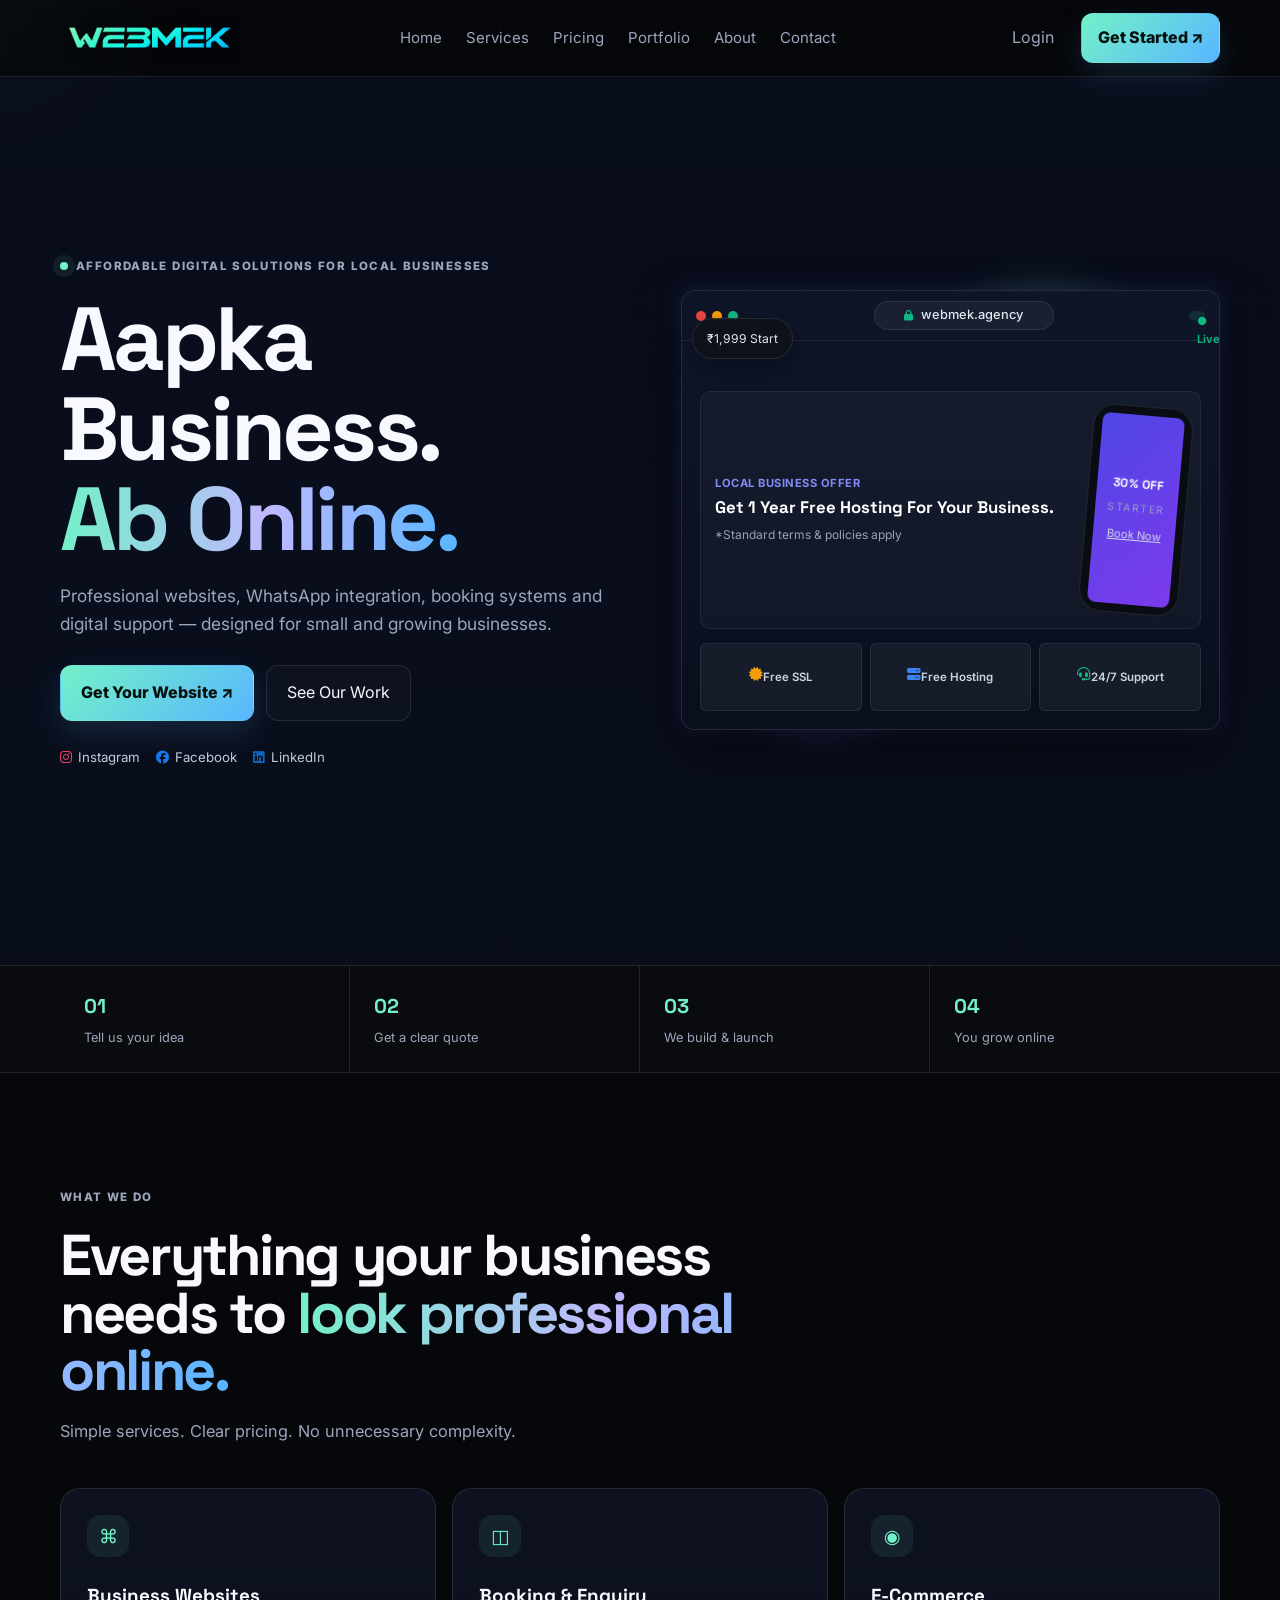
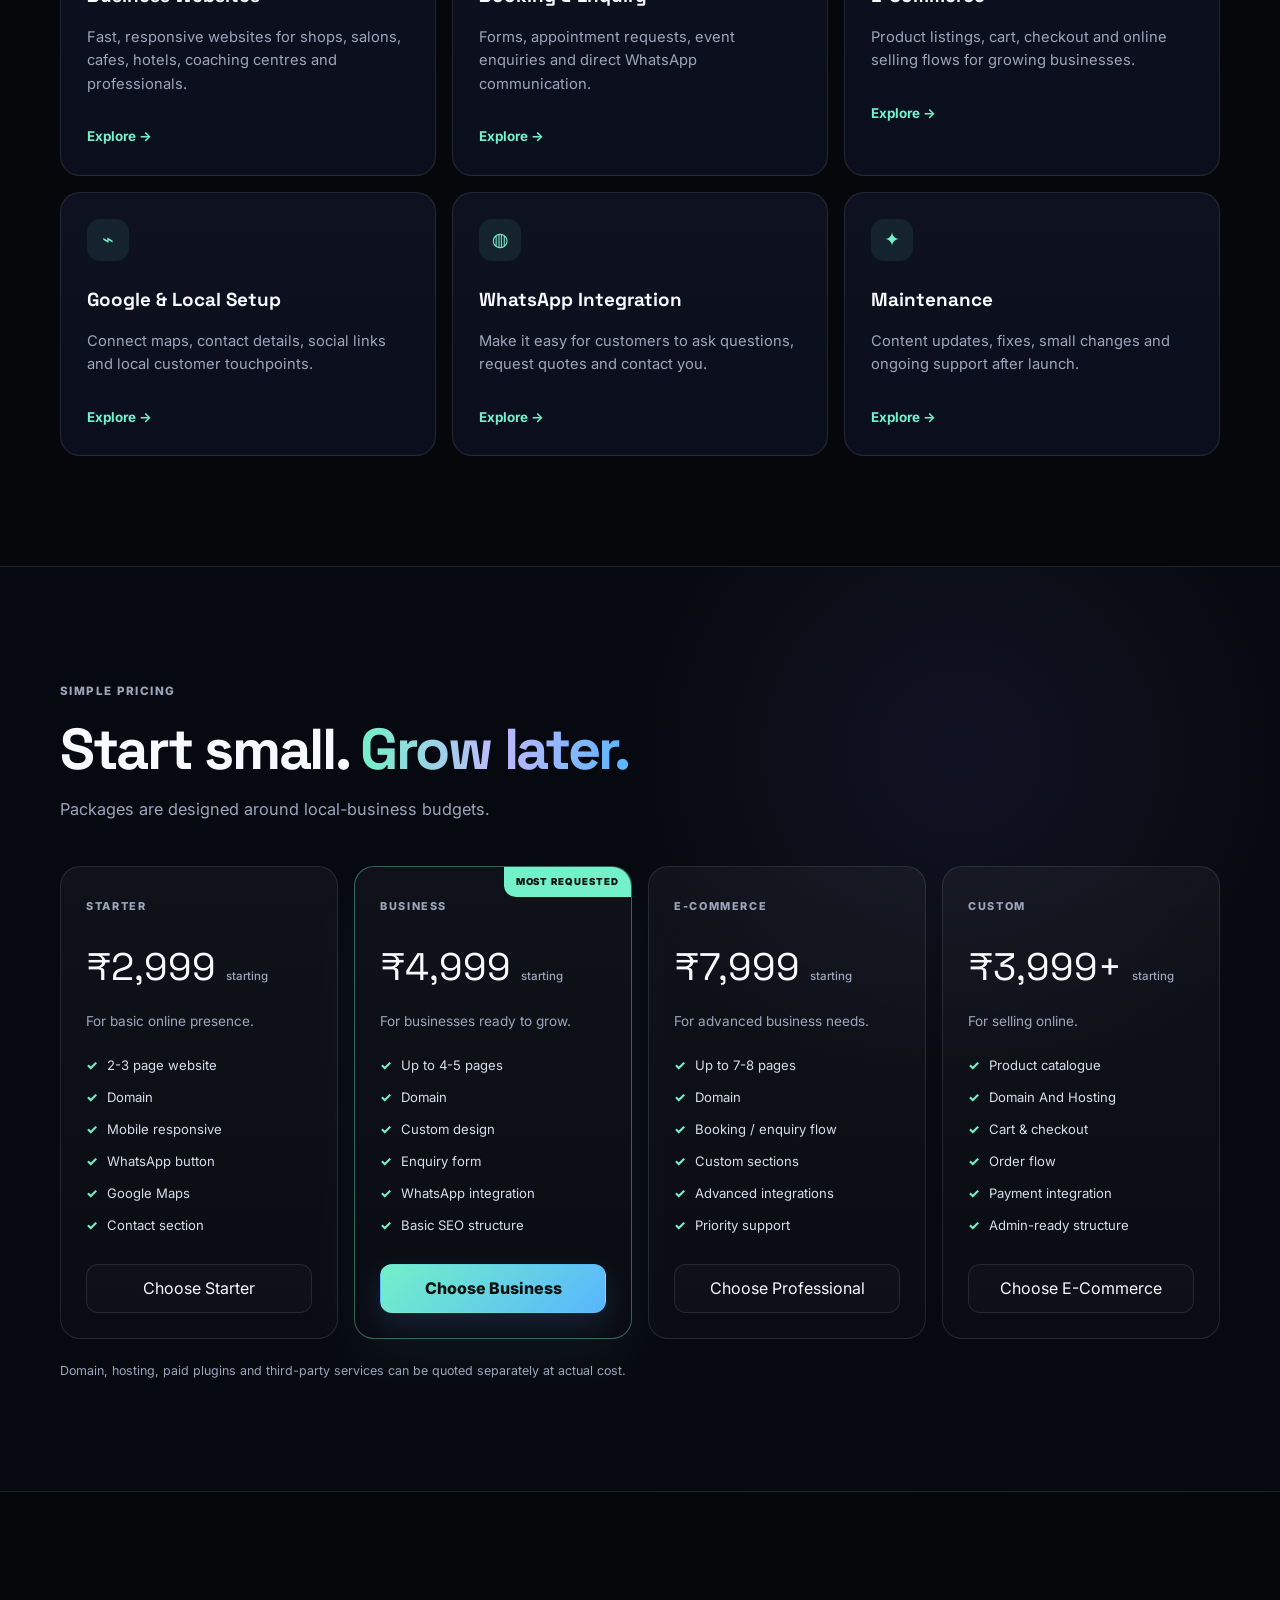
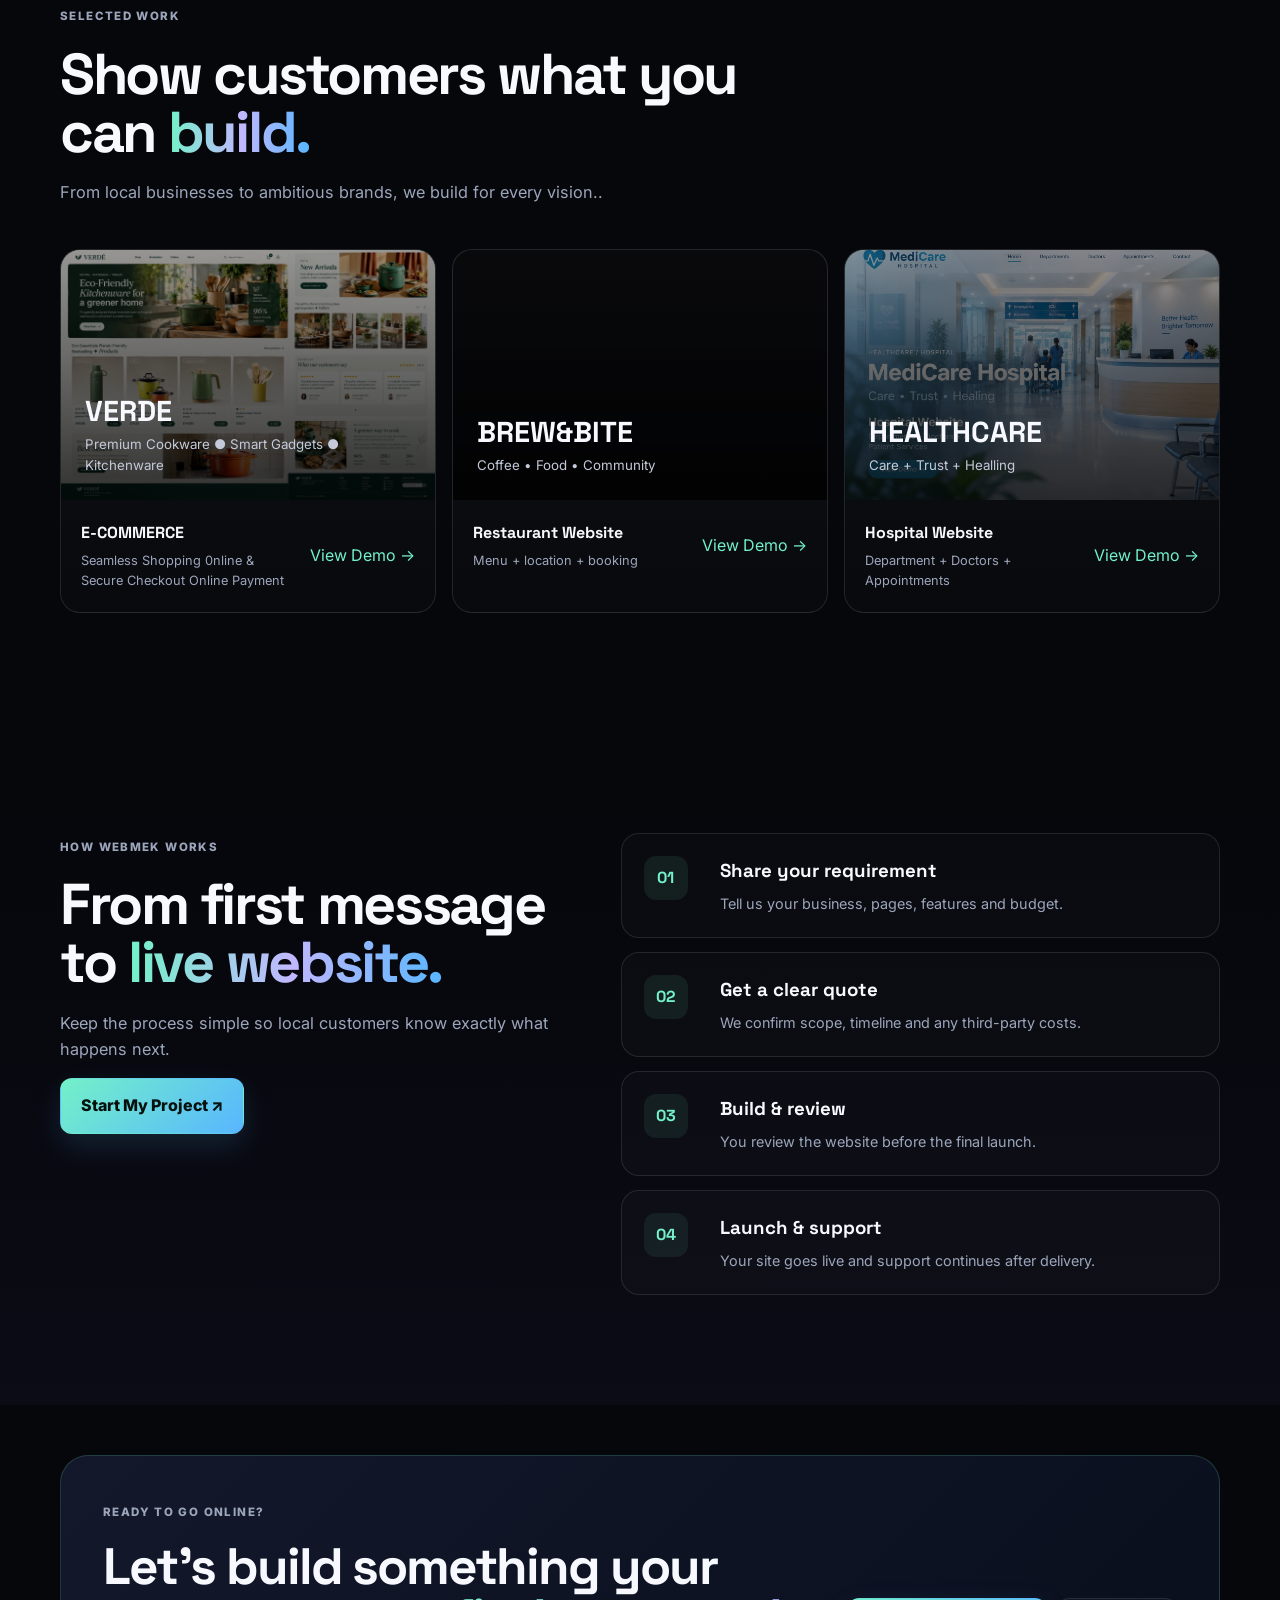
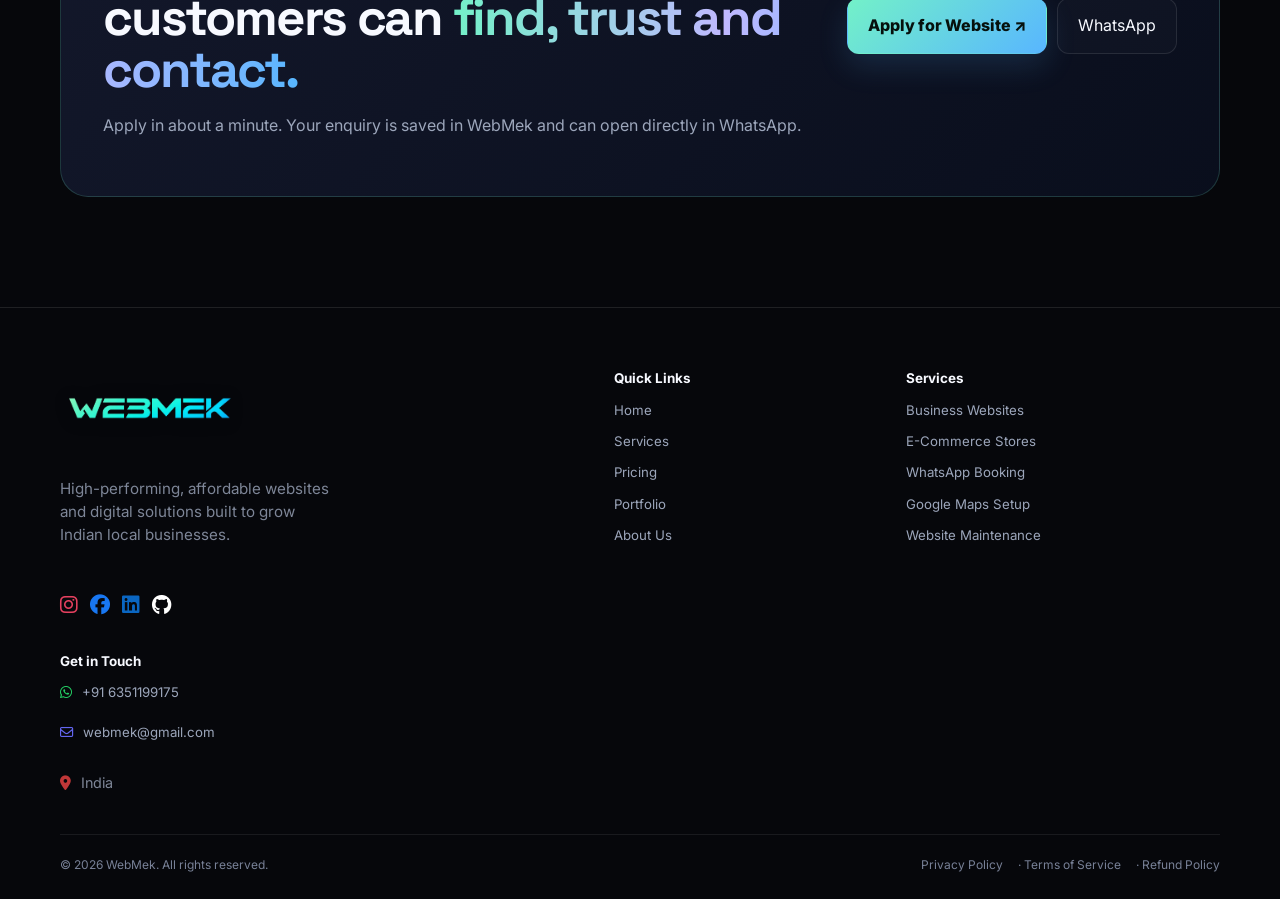
<file: SD'KASHF/templates/index.html>
<!DOCTYPE html>
<html lang="en">

<head>
  <meta charset="UTF-8">
  <meta name="viewport" content="width=device-width, initial-scale=1.0">
  <meta name="description" content="WebMek - Affordable websites and digital solutions for local businesses.">
  <title>WebMek — Websites That Bring Customers</title>
  <link rel="preconnect" href="https://fonts.googleapis.com">
  <link rel="preconnect" href="https://fonts.gstatic.com" crossorigin>
  <link
    href="https://fonts.googleapis.com/css2?family=Inter:wght@400;500;600;700;800&family=Space+Grotesk:wght@500;600;700&display=swap"
    rel="stylesheet">
  <!-- FontAwesome for Social Media Icons -->
  <link rel="stylesheet" href="https://cdnjs.cloudflare.com/ajax/libs/font-awesome/6.4.0/css/all.min.css">
  <link rel="stylesheet" href="../static/styles.css">
</head>

<body>
  <div class="cursor-glow"></div>
  <div class="bg-grid"></div>

  <header class="site-header">
    <div class="container nav-wrap">
      <!-- BRAND LOGO REPLACED -->
      <a href="#home" class="brand" style="display: flex; align-items: center; text-decoration: none;">
        <img src="../Image/WhatsApp_Image_2026-09-25_at_21.04.05-removebg-preview.png" alt="WebMek Logo"
          style="height: 100px; width: auto; object-fit: contain;">
      </a>
      <nav class="desktop-nav">
        <a href="#home">Home</a><a href="#services">Services</a><a href="#pricing">Pricing</a><a
          href="#portfolio">Portfolio</a><a href="#about">About</a><a href="#contact">Contact</a>
      </nav>
      <div class="nav-actions">
        <button class="btn btn-ghost" data-open-login>Login</button>
        <button class="btn btn-primary" data-open-apply>Get Started ↗</button>
      </div>
      <button class="mobile-menu" aria-label="Open menu">☰</button>
    </div>
    <div class="mobile-nav" hidden>
      <a href="#services">Services</a><a href="#pricing">Pricing</a><a href="#portfolio">Portfolio</a><a
        href="#about">About</a><a href="#contact">Contact</a>
      <button class="btn btn-primary" data-open-apply>Get Started</button>
    </div>
  </header>

  <main id="home">
    <!-- HERO SECTION -->
    <section class="hero section"
      style="background: linear-gradient(180deg, rgba(10, 15, 30, 0.85) 0%, rgba(10, 15, 30, 0.95) 100%), url('https://images.unsplash.com/photo-1557804506-669a67965ba0?auto=format&fit=crop&w=1600&q=80') center/cover no-repeat;">
      <div class="container hero-grid">
        <div class="hero-copy reveal">
          <span class="eyebrow"><span class="pulse-dot"></span> Affordable digital solutions for local businesses</span>
          <h1>Aapka Business.<br><span class="gradient-text">Ab Online.</span></h1>
          <p class="hero-text">Professional websites, WhatsApp integration, booking systems and digital support —
            designed for small and growing businesses.</p>
          <div class="hero-actions">
            <button class="btn btn-primary btn-lg" data-open-apply>Get Your Website ↗</button>
            <a class="btn btn-outline btn-lg" href="#portfolio">See Our Work</a>
          </div>

          <!-- TRUST ROW LINKS -->
          <div class="trust-row">
            <a href="https://www.instagram.com/webmekagency?stkn=dzM4cmIwemV3dGZq" target="_blank" rel="noopener"
              style="color: inherit; text-decoration: none; display: inline-flex; align-items: center; gap: 6px;">
              <i class="fa-brands fa-instagram" style="color: #E4405F;"></i> Instagram
            </a>
            <a href="https://facebook.com/webmekagency" target="_blank" rel="noopener"
              style="color: inherit; text-decoration: none; display: inline-flex; align-items: center; gap: 6px;">
              <i class="fa-brands fa-facebook" style="color: #1877F2;"></i> Facebook
            </a>
            <a href="https://www.linkedin.com/in/webmek-agency-987a30438" target="_blank" rel="noopener"
              style="color: inherit; text-decoration: none; display: inline-flex; align-items: center; gap: 6px;">
              <i class="fa-brands fa-linkedin" style="color: #0A66C2;"></i> LinkedIn
            </a>
          </div>

        </div>

        <!-- HERO RIGHT CARD -->
        <div class="hero-visual reveal delay-1">
          <div class="orb orb-a"></div>
          <div class="orb orb-b"></div>
          <div class="browser-card floating"
            style="box-shadow: 0 20px 50px rgba(0, 0, 0, 0.5), 0 0 20px rgba(99, 102, 241, 0.2); border: 1px solid rgba(255, 255, 255, 0.12); backdrop-filter: blur(12px); border-radius: 14px; overflow: hidden;">

            <!-- BROWSER HEADER -->
            <div class="browser-top"
              style="display: flex; align-items: center; padding: 10px 14px; background: rgba(15, 23, 42, 0.9); border-bottom: 1px solid rgba(255, 255, 255, 0.08);">
              <div style="display: flex; gap: 6px;">
                <span
                  style="width: 10px; height: 10px; border-radius: 50%; background: #ef4444; display: inline-block;"></span>
                <span
                  style="width: 10px; height: 10px; border-radius: 50%; background: #f59e0b; display: inline-block;"></span>
                <span
                  style="width: 10px; height: 10px; border-radius: 50%; background: #10b981; display: inline-block;"></span>
              </div>
              <div class="browser-url"
                style="margin: 0 auto; background: rgba(255, 255, 255, 0.05); padding: 3px 12px; border-radius: 20px; font-size: 0.8rem; border: 1px solid rgba(255, 255, 255, 0.08);">
                <i class="fa-solid fa-lock" style="font-size: 0.65rem; color: #10b981; margin-right: 4px;"></i>
                <span class="agency" style="color: #e2e8f0; font-weight: 500;">webmek.agency</span>
              </div>
              <span
                style="font-size: 0.7rem; color: #10b981; background: rgba(16, 185, 129, 0.15); padding: 2px 8px; border-radius: 12px; font-weight: 600;">●
                Live</span>
            </div>

            <!-- BROWSER CARD CONTENT BODY -->
            <div class="browser-content"
              style="padding: 18px; background: linear-gradient(180deg, rgba(15, 23, 42, 0.92) 0%, rgba(10, 15, 30, 0.98) 100%), url('https://images.unsplash.com/photo-1551288049-bebda4e38f71?auto=format&fit=crop&w=800&q=80') center/cover no-repeat; background-blend-mode: overlay;">

              <div class="mini-hero"
                style="display: flex; justify-content: space-between; align-items: center; gap: 12px; background: rgba(255, 255, 255, 0.03); padding: 14px; border-radius: 10px; border: 1px solid rgba(255, 255, 255, 0.06);">
                <div>
                  <small
                    style="color: #818cf8; font-weight: 700; letter-spacing: 0.5px; font-size: 0.7rem; display: block; margin-bottom: 4px;">LOCAL
                    BUSINESS OFFER</small>
                  <h3 style="font-size: 1.05rem; font-weight: 700; color: #fff; line-height: 1.3; margin: 0 0 6px 0;">
                    Get 1 Year Free Hosting For Your Business.</h3>
                  <div class="mini-lines">
                    <p style="font-size: 0.75rem; color: #94a3b8; margin: 0;">*Standard terms & policies apply</p>
                  </div>
                </div>
                <div class="mini-device">
                  <div class="device-screen"
                    style="background: linear-gradient(135deg, #4f46e5, #7c3aed); padding: 10px 12px; border-radius: 8px; text-align: center; color: white;">
                    <b style="display: block; font-size: 0.75rem; text-transform: uppercase; letter-spacing: 0.5px;">30%
                      OFF</b>
                    <span style="font-size: 0.65rem; opacity: 0.9; display: block;">STARTER</span>
                    <em
                      style="font-style: normal; font-size: 0.7rem; text-decoration: underline; display: block; margin-top: 2px;">Book
                      Now</em>
                  </div>
                </div>
              </div>

              <!-- MINI BADGES ROW -->
              <div class="mini-cards"
                style="display: grid; grid-template-columns: repeat(3, 1fr); gap: 8px; margin-top: 14px; text-align: center;">
                <div
                  style="background: rgba(255, 255, 255, 0.05); padding: 8px 4px; border-radius: 6px; font-size: 0.72rem; color: #cbd5e1; border: 1px solid rgba(255, 255, 255, 0.08);">
                  <i class="fa-solid fa-certificate"
                    style="color: #f59e0b; display: block; margin-bottom: 4px; font-size: 0.85rem;"></i>
                  Free SSL
                </div>
                <div
                  style="background: rgba(255, 255, 255, 0.05); padding: 8px 4px; border-radius: 6px; font-size: 0.72rem; color: #cbd5e1; border: 1px solid rgba(255, 255, 255, 0.08);">
                  <i class="fa-solid fa-server"
                    style="color: #3b82f6; display: block; margin-bottom: 4px; font-size: 0.85rem;"></i>
                  Free Hosting
                </div>
                <div
                  style="background: rgba(255, 255, 255, 0.05); padding: 8px 4px; border-radius: 6px; font-size: 0.72rem; color: #cbd5e1; border: 1px solid rgba(255, 255, 255, 0.08);">
                  <i class="fa-solid fa-headset"
                    style="color: #10b981; display: block; margin-bottom: 4px; font-size: 0.85rem;"></i>
                  24/7 Support
                </div>
              </div>

            </div>
          </div>

          <div class="float-tag tag-one" style="box-shadow: 0 10px 25px rgba(0,0,0,0.3);">₹1,999 Start</div>
        </div>
      </div>
    </section>

    <section class="stats-strip">
      <div class="container stats-grid">
        <div><strong>01</strong><span>Tell us your idea</span></div>
        <div><strong>02</strong><span>Get a clear quote</span></div>
        <div><strong>03</strong><span>We build & launch</span></div>
        <div><strong>04</strong><span>You grow online</span></div>
      </div>
    </section>

    <!-- SERVICES SECTION -->
    <section class="section" id="services">
      <div class="container">
        <div class="section-head reveal"><span class="eyebrow">What we do</span>
          <h2>Everything your business needs to <span class="gradient-text">look professional online.</span></h2>
          <p>Simple services. Clear pricing. No unnecessary complexity.</p>
        </div>
        <div class="service-grid">
          <article class="service-card reveal"
            style="background: linear-gradient(180deg, rgba(15, 20, 35, 0.88), rgba(10, 15, 30, 0.96)), url('https://images.unsplash.com/photo-1460925895917-afdab827c52f?auto=format&fit=crop&w=600&q=80') center/cover no-repeat;">
            <div class="icon">⌘</div>
            <h3>Business Websites</h3>
            <p>Fast, responsive websites for shops, salons, cafes, hotels, coaching centres and professionals.</p>
            <a href="#contact">Explore →</a>
          </article>
          <article class="service-card reveal delay-1"
            style="background: linear-gradient(180deg, rgba(15, 20, 35, 0.88), rgba(10, 15, 30, 0.96)), url('https://images.unsplash.com/photo-1506784983877-45594efa4cbe?auto=format&fit=crop&w=600&q=80') center/cover no-repeat;">
            <div class="icon">◫</div>
            <h3>Booking & Enquiry</h3>
            <p>Forms, appointment requests, event enquiries and direct WhatsApp communication.</p>
            <a href="#contact">Explore →</a>
          </article>
          <article class="service-card reveal delay-2"
            style="background: linear-gradient(180deg, rgba(15, 20, 35, 0.88), rgba(10, 15, 30, 0.96)), url('https://images.unsplash.com/photo-1556742049-0a67d1d2348c?auto=format&fit=crop&w=600&q=80') center/cover no-repeat;">
            <div class="icon">◉</div>
            <h3>E-Commerce</h3>
            <p>Product listings, cart, checkout and online selling flows for growing businesses.</p>
            <a href="#contact">Explore →</a>
          </article>
          <article class="service-card reveal"
            style="background: linear-gradient(180deg, rgba(15, 20, 35, 0.88), rgba(10, 15, 30, 0.96)), url('https://images.unsplash.com/photo-1526778548025-fa2f459cd5c1?auto=format&fit=crop&w=600&q=80') center/cover no-repeat;">
            <div class="icon">⌁</div>
            <h3>Google & Local Setup</h3>
            <p>Connect maps, contact details, social links and local customer touchpoints.</p>
            <a href="#contact">Explore →</a>
          </article>
          <article class="service-card reveal delay-1"
            style="background: linear-gradient(180deg, rgba(15, 20, 35, 0.88), rgba(10, 15, 30, 0.96)), url('https://images.unsplash.com/photo-1611746872915-64382b5c76da?auto=format&fit=crop&w=600&q=80') center/cover no-repeat;">
            <div class="icon">◍</div>
            <h3>WhatsApp Integration</h3>
            <p>Make it easy for customers to ask questions, request quotes and contact you.</p>
            <a href="#contact">Explore →</a>
          </article>
          <article class="service-card reveal delay-2"
            style="background: linear-gradient(180deg, rgba(15, 20, 35, 0.88), rgba(10, 15, 30, 0.96)), url('https://images.unsplash.com/photo-1581092918056-0c4c3acd3789?auto=format&fit=crop&w=600&q=80') center/cover no-repeat;">
            <div class="icon">✦</div>
            <h3>Maintenance</h3>
            <p>Content updates, fixes, small changes and ongoing support after launch.</p>
            <a href="#contact">Explore →</a>
          </article>
        </div>
      </div>
    </section>

    <!-- PRICING SECTION -->
    <section class="section dark-section" id="pricing">
      <div class="container">
        <div class="section-head reveal"><span class="eyebrow">Simple pricing</span>
          <h2>Start small. <span class="gradient-text">Grow later.</span></h2>
          <p>Packages are designed around local-business budgets.</p>
        </div>
        <div class="pricing-grid">
          <article class="price-card reveal"><span class="plan">STARTER</span>
            <div class="price">₹2,999 <small>starting</small></div>
            <p>For basic online presence.</p>
            <ul>
              <li>2-3 page website</li>
              <li>Domain</li>
              <li>Mobile responsive</li>
              <li>WhatsApp button</li>
              <li>Google Maps</li>
              <li>Contact section</li>
            </ul>
            <button class="btn btn-outline wide" data-plan="Starter — ₹2,999">Choose Starter</button>
          </article>
          <article class="price-card popular reveal delay-1">
            <div class="popular-pill">MOST REQUESTED</div><span class="plan">BUSINESS</span>
            <div class="price">₹4,999 <small>starting</small></div>
            <p>For businesses ready to grow.</p>
            <ul>
              <li>Up to 4-5 pages</li>
              <li>Domain</li>
              <li>Custom design</li>
              <li>Enquiry form</li>
              <li>WhatsApp integration</li>
              <li>Basic SEO structure</li>
            </ul>
            <button class="btn btn-primary wide" data-plan="Business — ₹4,999">Choose Business</button>
          </article>
          <article class="price-card reveal delay-2"><span class="plan">E-COMMERCE</span>
            <div class="price">₹7,999 <small>starting</small></div>
            <p>For advanced business needs.</p>
            <ul>
              <li>Up to 7-8 pages</li>
              <li>Domain</li>
              <li>Booking / enquiry flow</li>
              <li>Custom sections</li>
              <li>Advanced integrations</li>
              <li>Priority support</li>
            </ul>
            <button class="btn btn-outline wide" data-plan="E-Commerce — ₹7,999">Choose Professional</button>
          </article>
          <article class="price-card reveal"><span class="plan">CUSTOM</span>
            <div class="price">₹3,999+ <small>starting</small></div>
            <p>For selling online.</p>
            <ul>
              <li>Product catalogue</li>
              <li>Domain And Hosting</li>
              <li>Cart & checkout</li>
              <li>Order flow</li>
              <li>Payment integration</li>
              <li>Admin-ready structure</li>
            </ul>
            <button class="btn btn-outline wide" data-plan="Custom — ₹4,999+">Choose E-Commerce</button>
          </article>
        </div>
        <p class="price-note">Domain, hosting, paid plugins and third-party services can be quoted separately at actual
          cost.</p>
      </div>
    </section>

    <!-- PORTFOLIO SECTION -->
    <section class="section" id="portfolio">
      <div class="container">
        <div class="section-head reveal"><span class="eyebrow">Selected work</span>
          <h2>Show customers what you can <span class="gradient-text">build.</span></h2>
          <p>From local businesses to ambitious brands, we build for every vision..</p>
        </div>
        <div class="portfolio-grid">
          <article class="portfolio-card reveal">
            <div class="portfolio-art art-1"
              style="background: linear-gradient(180deg, rgba(0, 0, 0, 0.4), rgba(0, 0, 0, 0.8)), url('../Image/151cf4b7-323d-4ff6-a820-403c25ad2812.png') center/cover no-repeat;">
              <span>VERDE</span>
              <small>Premium Cookware &#9679; Smart Gadgets &#9679; Kitchenware</small>
            </div>
            <div class="portfolio-meta">
              <div>
                <h3>E-COMMERCE</h3>
                <p>Seamless Shopping 0nline & Secure Checkout Online Payment </p>
              </div>
              <span> <a href="https://webmekk-agency.github.io/VERD--E-commerce-website/" target="_blank"
                  rel="noopener">View Demo</a> →</span>
            </div>
          </article>
          <article class="portfolio-card reveal delay-1">
            <div class="portfolio-art art-2"
              style="background: linear-gradient(180deg, rgba(0, 0, 0, 0.4), rgba(0, 0, 0, 0.8)), url('https://images.unsplash.com/photo-1554118811-1e0d58224f24?auto=format&fit=crop&w=800&q=80') center/cover no-repeat;">
              <span>BREW&BITE</span>
              <small>Coffee • Food • Community</small>
            </div>
            <div class="portfolio-meta">
              <div>
                <h3>Restaurant Website</h3>
                <p>Menu + location + booking</p>
              </div>
              <span> <a href="https://webmekk-agency.github.io/CAFE/">View Demo</a> →</span>
            </div>
          </article>
          <article class="portfolio-card reveal delay-2">
            <div class="portfolio-art art-3"
              style="background: linear-gradient(180deg, rgba(0, 0, 0, 0.4), rgba(0, 0, 0, 0.8)), url('../Image/218f0eae-26d2-42af-bdd6-daedca21e67f.png') center/cover no-repeat;">
              <span>HEALTHCARE</span>
              <small>Care + Trust + Healling</small>
            </div>
            <div class="portfolio-meta">
              <div>
                <h3>Hospital Website </h3>
                <p> Department + Doctors + Appointments</p>
              </div>
              <span> <a href="https://webmekk-agency.github.io/CityCare-hospital/">View Demo</a> →</span>
            </div>
          </article>
        </div>
      </div>
    </section>

    <!-- PROCESS / ABOUT SECTION -->
    <section class="section process-section" id="about">
      <div class="container process-grid">
        <div class="section-head left reveal"><span class="eyebrow">How WebMek works</span>
          <h2>From first message to <span class="gradient-text">live website.</span></h2>
          <p>Keep the process simple so local customers know exactly what happens next.</p>
          <button class="btn btn-primary btn-lg" data-open-apply>Start My Project ↗</button>
        </div>
        <div class="steps">
          <div class="step reveal"><b>01</b>
            <div>
              <h3>Share your requirement</h3>
              <p>Tell us your business, pages, features and budget.</p>
            </div>
          </div>
          <div class="step reveal delay-1"><b>02</b>
            <div>
              <h3>Get a clear quote</h3>
              <p>We confirm scope, timeline and any third-party costs.</p>
            </div>
          </div>
          <div class="step reveal delay-2"><b>03</b>
            <div>
              <h3>Build & review</h3>
              <p>You review the website before the final launch.</p>
            </div>
          </div>
          <div class="step reveal"><b>04</b>
            <div>
              <h3>Launch & support</h3>
              <p>Your site goes live and support continues after delivery.</p>
            </div>
          </div>
        </div>
      </div>
    </section>

    <!-- CTA SECTION -->
    <section class="section cta-section" id="contact">
      <div class="container cta-card reveal"
        style="background: linear-gradient(135deg, rgba(20, 25, 45, 0.95), rgba(10, 15, 30, 0.95)), url('https://images.unsplash.com/photo-1451187580459-43490279c0fa?auto=format&fit=crop&w=1200&q=80') center/cover no-repeat;">
        <div><span class="eyebrow">Ready to go online?</span>
          <h2>Let’s build something your customers can <span class="gradient-text">find, trust and contact.</span></h2>
          <p>Apply in about a minute. Your enquiry is saved in WebMek and can open directly in WhatsApp.</p>
        </div>
        <div class="cta-actions">
          <button class="btn btn-primary btn-lg" data-open-apply>Apply for Website ↗</button>
          <a class="btn btn-outline btn-lg" data-whatsapp-link target="_blank" rel="noopener">WhatsApp</a>
        </div>
      </div>
    </section>
  </main>

  <!-- FOOTER SECTION -->
  <footer class="site-footer">
    <div class="container footer-grid">
      <div>
        <!-- FOOTER BRAND LOGO REPLACED -->
        <a class="brand" href="#home" style="display: inline-block;">
          <img src="../Image/WhatsApp_Image_2026-09-25_at_21.04.05-removebg-preview.png" alt="WebMek Logo"
            style="height: 80px; width: auto; object-fit: contain;">
        </a>
        <p
          style="margin-top: 12px; margin-bottom: 16px; opacity: 0.8; max-width: 280px; font-size: 0.95rem; line-height: 1.5;">
          High-performing, affordable websites and digital solutions built to grow Indian local businesses.</p>

        <div style="display: flex; gap: 12px; margin-top: 16px; align-items: center;">
          <a href="https://www.instagram.com/webmekagency?stkn=dzM4cmIwemV3dGZq" target="_blank" rel="noopener"
            aria-label="Instagram" style="color: #E4405F; font-size: 1.25rem; transition: transform 0.2s;"
            onmouseover="this.style.transform='scale(1.15)'" onmouseout="this.style.transform='scale(1)'"><i
              class="fa-brands fa-instagram"></i></a>
          <a href="https://facebook.com/webmekagency" target="_blank" rel="noopener" aria-label="Facebook"
            style="color: #1877F2; font-size: 1.25rem; transition: transform 0.2s;"
            onmouseover="this.style.transform='scale(1.15)'" onmouseout="this.style.transform='scale(1)'"><i
              class="fa-brands fa-facebook"></i></a>
          <a href="https://www.linkedin.com/in/webmek-agency-987a30438" target="_blank" rel="noopener"
            aria-label="LinkedIn" style="color: #0A66C2; font-size: 1.25rem; transition: transform 0.2s;"
            onmouseover="this.style.transform='scale(1.15)'" onmouseout="this.style.transform='scale(1)'"><i
              class="fa-brands fa-linkedin"></i></a>
          <a href="https://github.com/webmekk-agency" target="_blank" rel="noopener" aria-label="GitHub"
            style="color: #FFFFFF; font-size: 1.25rem; transition: transform 0.2s;"
            onmouseover="this.style.transform='scale(1.15)'" onmouseout="this.style.transform='scale(1)'"><i
              class="fa-brands fa-github"></i></a>
        </div>
      </div>

      <div>
        <strong>Quick Links</strong>
        <a href="#home">Home</a>
        <a href="#services">Services</a>
        <a href="#pricing">Pricing</a>
        <a href="#portfolio">Portfolio</a>
        <a href="#about">About Us</a>
      </div>

      <div>
        <strong>Services</strong>
        <a href="#services">Business Websites</a>
        <a href="#services">E-Commerce Stores</a>
        <a href="#services">WhatsApp Booking</a>
        <a href="#services">Google Maps Setup</a>
        <a href="#services">Website Maintenance</a>
      </div>

      <div>
        <strong>Get in Touch</strong>
        <span style="display: block; margin-bottom: 8px;">
          <i class="fa-brands fa-whatsapp" style="color: #25D366; margin-right: 6px;"></i>
          <a href="https://wa.me/916351199175" target="_blank" rel="noopener"
            style="color: inherit; text-decoration: none;">+91 6351199175</a>
        </span>
        <span style="display: block; margin-bottom: 8px;">
          <i class="fa-regular fa-envelope" style="color: #6366f1; margin-right: 6px;"></i>
          <a href="https://webmek@gmail.com" style="color: inherit; text-decoration: none;" target="_blank"
            rel="noopener">webmek@gmail.com</a>
        </span>
        <span style="display: block; opacity: 0.8; font-size: 0.9rem; margin-top: 10px;">
          <i class="fa-solid fa-location-dot" style="color: #ef4444; margin-right: 6px;"></i> India
        </span>
      </div>
    </div>

    <div class="container footer-bottom"
      style="border-top: 1px solid rgba(255, 255, 255, 0.08); padding-top: 20px; margin-top: 40px;">
      <span>© 2026 WebMek. All rights reserved.</span>
      <span><a href="privacy.html" style="color: inherit; text-decoration: none; margin-right: 12px;">Privacy Policy</a>
        · <a href="terms.html" style="color: inherit; text-decoration: none; margin-right: 12px;">Terms of Service</a> ·
        <a href="refund.html" style="color: inherit; text-decoration: none;">Refund Policy</a></span>
    </div>
  </footer>

  <!-- MODALS -->
  <div class="modal" id="applyModal" aria-hidden="true">
    <div class="modal-backdrop" data-close-modal></div>
    <div class="modal-panel large" role="dialog" aria-modal="true">
      <button class="modal-close" data-close-modal>×</button>
      <div class="modal-head"><span class="eyebrow">Start a project</span>
        <h2>Tell us about your <span class="gradient-text">business.</span></h2>
        <p>We save the enquiry in WebMek and prepare the complete WhatsApp message.</p>
      </div>
      <form id="applyForm" class="apply-form">
        <input type="hidden" name="selectedPlan" id="selectedPlan">
        <div class="form-grid">
          <label>Full Name<input name="name" required placeholder="Your name"></label>
          <label>Business Name<input name="business" required placeholder="Your business"></label>
          <label>WhatsApp Number<input name="phone" required placeholder="10-digit number"></label>
          <label>City<input name="city" required placeholder="Your city"></label>
          <label>Business Type
            <select name="businessType">
              <option>Shop / Local Business</option>
              <option>Restaurant / Cafe</option>
              <option>Hotel / Event</option>
              <option>Salon / Beauty</option>
              <option>Coaching / Education</option>
              <option>Professional / Portfolio</option>
              <option>Other</option>
            </select>
          </label>
          <label>Type of Website
            <select name="budget">
              <option>E-commerce</option>
              <option>Restaurant</option>
              <option>Clinic/Hospital</option>
              <option>Shop</option>
              <option>Other..</option>
            </select>
          </label>
        </div>
        <label>What do you need?
          <textarea name="requirement" required rows="4"
            placeholder="Example: 5-page website, gallery, WhatsApp, Google Maps and enquiry form."></textarea>
        </label>
        <div class="form-note">By submitting, you agree to be contacted about your enquiry. Final pricing depends on
          confirmed scope and third-party costs.</div>
        <button class="btn btn-primary btn-lg wide" type="submit" id="submitLeadBtn">Submit & Open WhatsApp ↗</button>
        <p class="form-status" id="formStatus"></p>
      </form>
    </div>
  </div>

  <div class="modal" id="loginModal" aria-hidden="true">
    <div class="modal-backdrop" data-close-modal></div>
    <div class="modal-panel" role="dialog" aria-modal="true">
      <button class="modal-close" data-close-modal>×</button>
      <div class="modal-head"><span class="eyebrow">Client area</span>
        <h2>Welcome back.</h2>

      </div>
      <div class="auth-tabs">
        <button class="active" data-auth-tab="login"> <a href="#loginForm">Login</a></button>
        <button data-auth-tab="signup"> <a href="#signupForm">Signup</a></button>
      </div>
      <form id="loginForm" class="apply-form auth-form">
        <label>Email<input type="email" name="email" required placeholder="you@example.com"></label>
        <label>Password<input type="password" name="password" required placeholder="••••••••"></label>
        <button class="btn btn-primary btn-lg wide" type="submit">Login</button>
        <p class="form-status" id="loginStatus"></p>
      </form>
      <form id="signupForm" class="apply-form auth-form" hidden>
        <label>Full Name<input name="name" required placeholder="Your name"></label>
        <label>WhatsApp<input name="phone" placeholder="10-digit number"></label>
        <label>Email<input type="email" name="email" required placeholder="you@example.com"></label>
        <label>Password<input type="password" name="password" required minlength="6"
            placeholder="Minimum 6 characters"></label>
        <button class="btn btn-primary btn-lg wide" type="submit">Create Account</button>
        <p class="form-status" id="signupStatus"></p>
      </form>
    </div>
  </div>

  <script src="../static/script.js"></script>
</body>

</html>
</file>
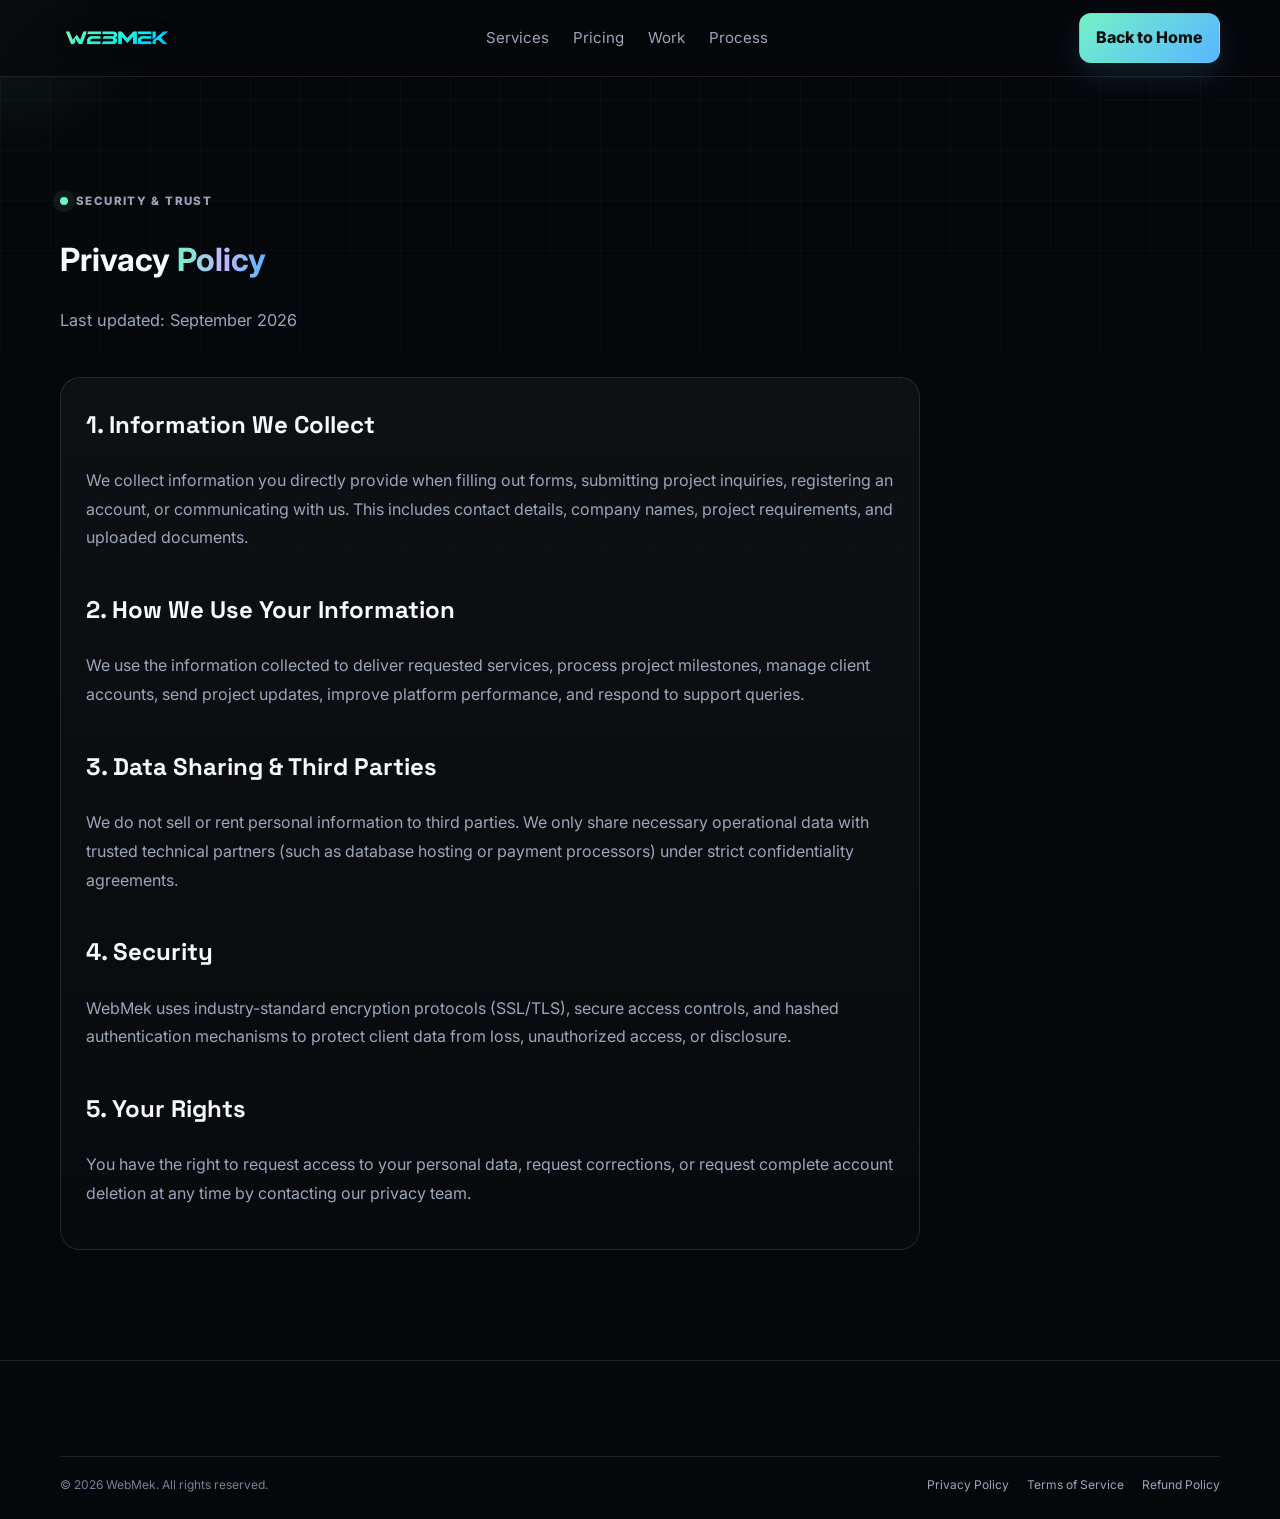
<file: SD'KASHF/templates/privacy.html>
<!DOCTYPE html>
<html lang="en">

<head>
  <meta charset="UTF-8">
  <meta name="viewport" content="width=device-width, initial-scale=1.0">
  <title>Privacy Policy — WebMek</title>
  <link rel="preconnect" href="https://fonts.googleapis.com">
  <link rel="preconnect" href="https://fonts.gstatic.com" crossorigin>
  <link
    href="https://fonts.googleapis.com/css2?family=Inter:wght@400;500;600;700;800&family=Space+Grotesk:wght@600;700&display=swap"
    rel="stylesheet">
  <link rel="stylesheet" href="../static/styles.css">
</head>

<body>
  <div class="bg-grid"></div>
  <div class="cursor-glow" id="cursorGlow"></div>

  <!-- HEADER -->
  <header class="site-header">
    <div class="container nav-wrap">
      <a href="index.html" class="brand">
        <img src="../Image/WhatsApp_Image_2026-09-25_at_21.04.05-removebg-preview.png" alt="WebMek Logo">
      </a>
      <nav class="desktop-nav">
        <a href="index.html#services">Services</a>
        <a href="index.html#pricing">Pricing</a>
        <a href="index.html#portfolio">Work</a>
        <a href="index.html#process">Process</a>
      </nav>
      <div class="nav-actions">
        <a href="index.html" class="btn btn-primary">Back to Home</a>
      </div>
    </div>
  </header>

  <!-- CONTENT -->
  <main class="section">
    <div class="container">
      <div class="section-head">
        <div class="eyebrow"><span class="pulse-dot"></span> Security & Trust</div>
        <h1>Privacy <span class="gradient-text">Policy</span></h1>
        <p>Last updated: September 2026</p>
      </div>

      <div class="panel" style="max-width: 860px; line-height: 1.8;">
        <h2 style="font-family: 'Space Grotesk'; color: var(--text); margin-top: 0;">1. Information We Collect</h2>
        <p class="muted">We collect information you directly provide when filling out forms, submitting project
          inquiries, registering an account, or communicating with us. This includes contact details, company names,
          project requirements, and uploaded documents.</p>

        <h2 style="font-family: 'Space Grotesk'; color: var(--text); margin-top: 36px;">2. How We Use Your Information
        </h2>
        <p class="muted">We use the information collected to deliver requested services, process project milestones,
          manage client accounts, send project updates, improve platform performance, and respond to support queries.
        </p>

        <h2 style="font-family: 'Space Grotesk'; color: var(--text); margin-top: 36px;">3. Data Sharing & Third Parties
        </h2>
        <p class="muted">We do not sell or rent personal information to third parties. We only share necessary
          operational data with trusted technical partners (such as database hosting or payment processors) under strict
          confidentiality agreements.</p>

        <h2 style="font-family: 'Space Grotesk'; color: var(--text); margin-top: 36px;">4. Security</h2>
        <p class="muted">WebMek uses industry-standard encryption protocols (SSL/TLS), secure access controls, and
          hashed authentication mechanisms to protect client data from loss, unauthorized access, or disclosure.</p>

        <h2 style="font-family: 'Space Grotesk'; color: var(--text); margin-top: 36px;">5. Your Rights</h2>
        <p class="muted">You have the right to request access to your personal data, request corrections, or request
          complete account deletion at any time by contacting our privacy team.</p>
      </div>
    </div>
  </main>

  <!-- FOOTER -->
  <footer class="site-footer">
    <div class="container footer-bottom">
      <span>© 2026 WebMek. All rights reserved.</span>
      <div style="display: flex; gap: 18px;">
        <a href="privacy.html" class="muted">Privacy Policy</a>
        <a href="terms.html" class="muted">Terms of Service</a>
        <a href="refund.html" class="muted">Refund Policy</a>
      </div>
    </div>
  </footer>

  <script>
    const glow = id => document.getElementById(id);
    window.addEventListener('mousemove', e => {
      const g = glow('cursorGlow');
      if (g) { g.style.left = e.clientX + 'px'; g.style.top = e.clientY + 'px'; }
    });
  </script>
</body>

</html>
</file>
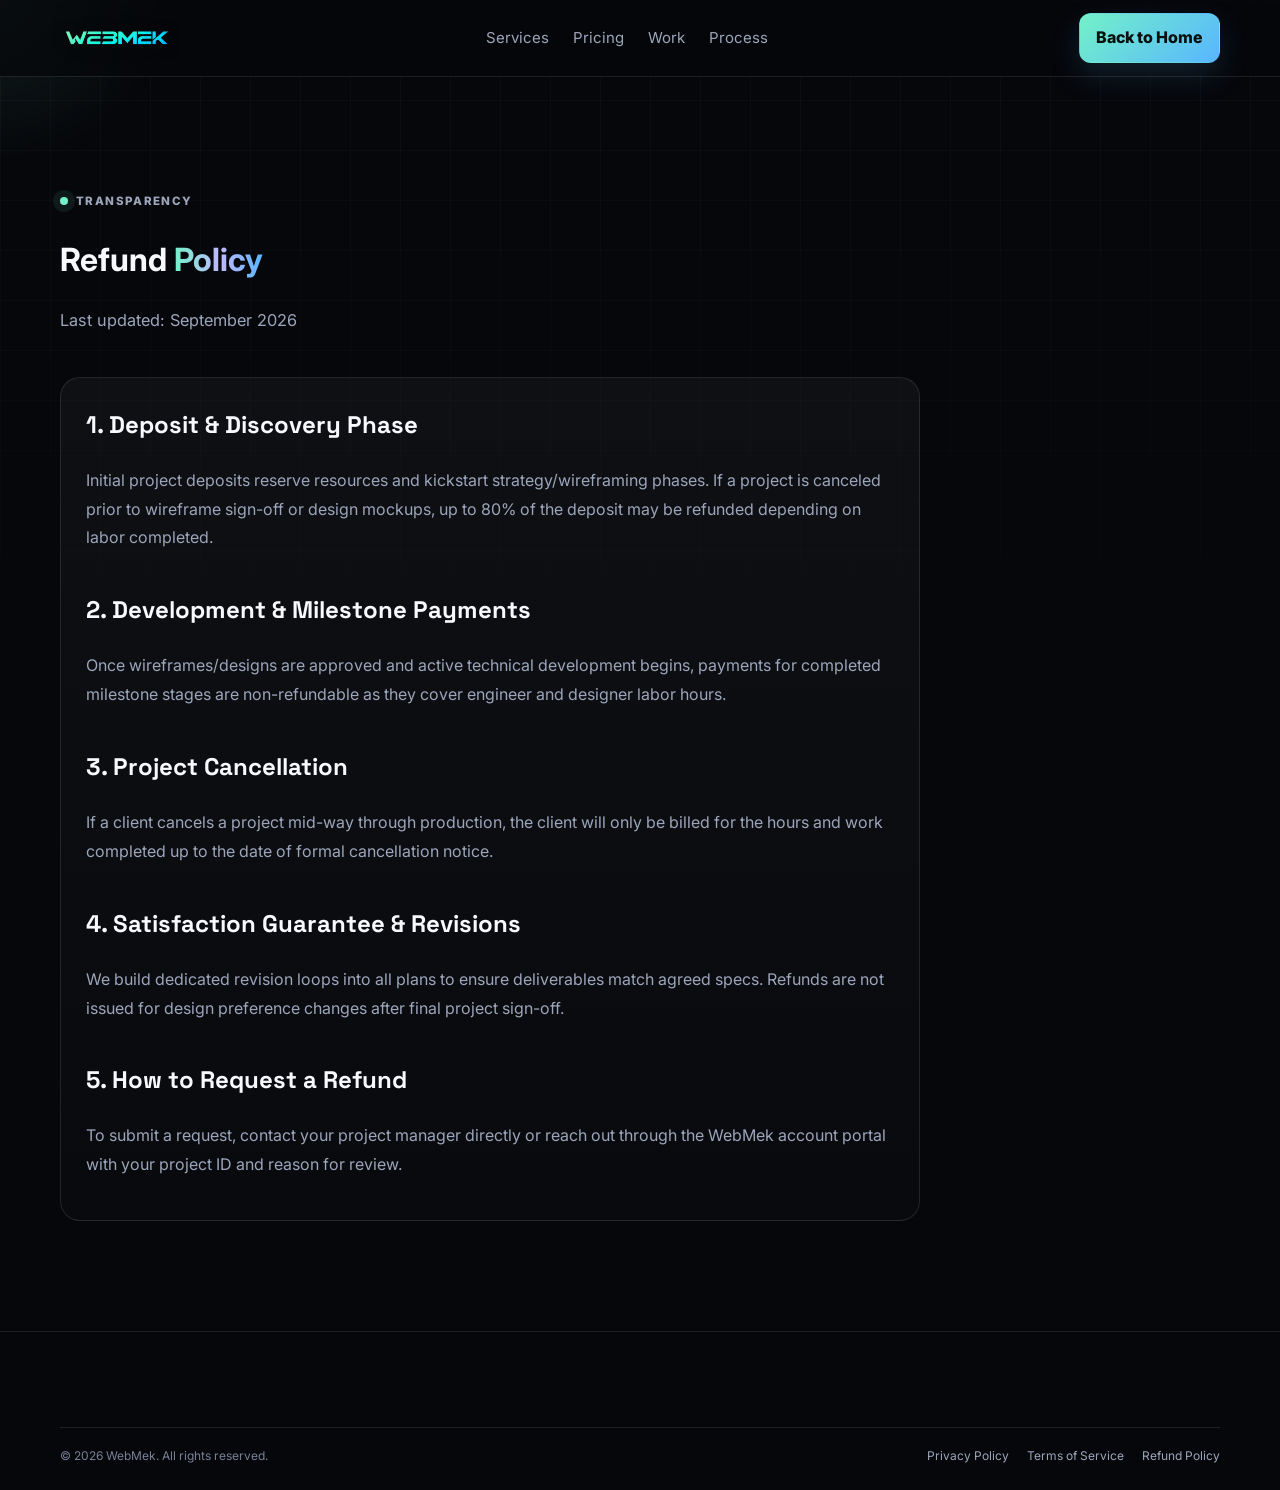
<file: SD'KASHF/templates/refund.html>
<!DOCTYPE html>
<html lang="en">
<head>
  <meta charset="UTF-8">
  <meta name="viewport" content="width=device-width, initial-scale=1.0">
  <title>Refund Policy — WebMek</title>
  <link rel="preconnect" href="https://fonts.googleapis.com">
  <link rel="preconnect" href="https://fonts.gstatic.com" crossorigin>
  <link href="https://fonts.googleapis.com/css2?family=Inter:wght@400;500;600;700;800&family=Space+Grotesk:wght@600;700&display=swap" rel="stylesheet">
  <link rel="stylesheet" href="../static/styles.css">
</head>
<body>
  <div class="bg-grid"></div>
  <div class="cursor-glow" id="cursorGlow"></div>

  <!-- HEADER -->
  <header class="site-header">
    <div class="container nav-wrap">
      <a href="index.html" class="brand">
        <img src="../Image/WhatsApp_Image_2026-09-25_at_21.04.05-removebg-preview.png" alt="WebMek Logo">
      </a>
      <nav class="desktop-nav">
        <a href="index.html#services">Services</a>
        <a href="index.html#pricing">Pricing</a>
        <a href="index.html#portfolio">Work</a>
        <a href="index.html#process">Process</a>
      </nav>
      <div class="nav-actions">
        <a href="index.html" class="btn btn-primary">Back to Home</a>
      </div>
    </div>
  </header>

  <!-- CONTENT -->
  <main class="section">
    <div class="container">
      <div class="section-head">
        <div class="eyebrow"><span class="pulse-dot"></span> Transparency</div>
        <h1>Refund <span class="gradient-text">Policy</span></h1>
        <p>Last updated: September 2026</p>
      </div>

      <div class="panel" style="max-width: 860px; line-height: 1.8;">
        <h2 style="font-family: 'Space Grotesk'; color: var(--text); margin-top: 0;">1. Deposit & Discovery Phase</h2>
        <p class="muted">Initial project deposits reserve resources and kickstart strategy/wireframing phases. If a project is canceled prior to wireframe sign-off or design mockups, up to 80% of the deposit may be refunded depending on labor completed.</p>

        <h2 style="font-family: 'Space Grotesk'; color: var(--text); margin-top: 36px;">2. Development & Milestone Payments</h2>
        <p class="muted">Once wireframes/designs are approved and active technical development begins, payments for completed milestone stages are non-refundable as they cover engineer and designer labor hours.</p>

        <h2 style="font-family: 'Space Grotesk'; color: var(--text); margin-top: 36px;">3. Project Cancellation</h2>
        <p class="muted">If a client cancels a project mid-way through production, the client will only be billed for the hours and work completed up to the date of formal cancellation notice.</p>

        <h2 style="font-family: 'Space Grotesk'; color: var(--text); margin-top: 36px;">4. Satisfaction Guarantee & Revisions</h2>
        <p class="muted">We build dedicated revision loops into all plans to ensure deliverables match agreed specs. Refunds are not issued for design preference changes after final project sign-off.</p>

        <h2 style="font-family: 'Space Grotesk'; color: var(--text); margin-top: 36px;">5. How to Request a Refund</h2>
        <p class="muted">To submit a request, contact your project manager directly or reach out through the WebMek account portal with your project ID and reason for review.</p>
      </div>
    </div>
  </main>

  <!-- FOOTER -->
  <footer class="site-footer">
    <div class="container footer-bottom">
      <span>© 2026 WebMek. All rights reserved.</span>
      <div style="display: flex; gap: 18px;">
        <a href="privacy.html" class="muted">Privacy Policy</a>
        <a href="terms.html" class="muted">Terms of Service</a>
        <a href="refund.html" class="muted">Refund Policy</a>
      </div>
    </div>
  </footer>

  <script>
    const glow = id => document.getElementById(id);
    window.addEventListener('mousemove', e => {
      const g = glow('cursorGlow');
      if (g) { g.style.left = e.clientX + 'px'; g.style.top = e.clientY + 'px'; }
    });
  </script>
</body>
</html>
</file>
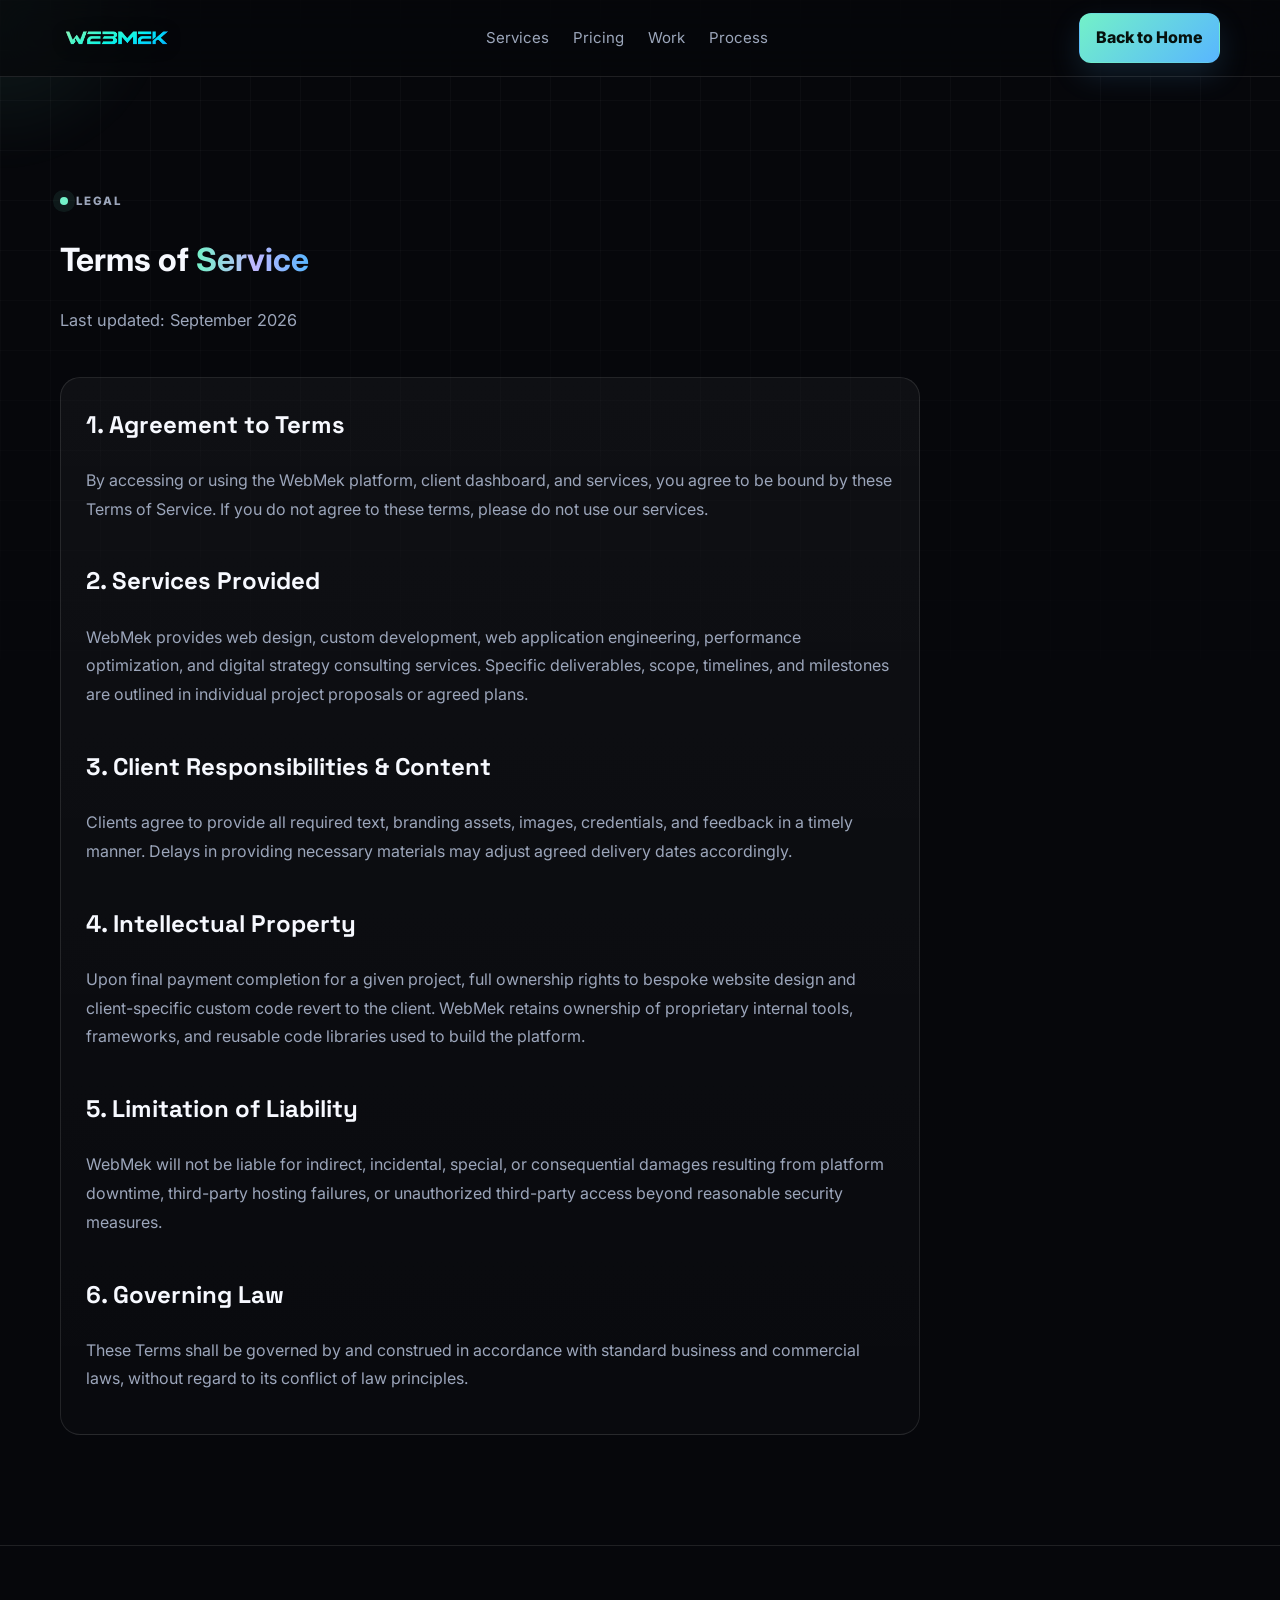
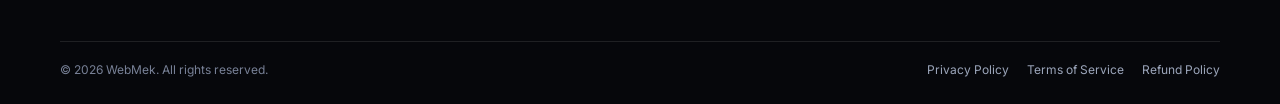
<file: SD'KASHF/templates/terms.html>
<!DOCTYPE html>
<html lang="en">
<head>
  <meta charset="UTF-8">
  <meta name="viewport" content="width=device-width, initial-scale=1.0">
  <title>Terms of Service — WebMek</title>
  <link rel="preconnect" href="https://fonts.googleapis.com">
  <link rel="preconnect" href="https://fonts.gstatic.com" crossorigin>
  <link href="https://fonts.googleapis.com/css2?family=Inter:wght@400;500;600;700;800&family=Space+Grotesk:wght@600;700&display=swap" rel="stylesheet">
  <link rel="stylesheet" href="../static/styles.css">
</head>
<body>
  <div class="bg-grid"></div>
  <div class="cursor-glow" id="cursorGlow"></div>

  <!-- HEADER -->
  <header class="site-header">
    <div class="container nav-wrap">
      <a href="index.html" class="brand">
        <img src="../Image/WhatsApp_Image_2026-09-25_at_21.04.05-removebg-preview.png" alt="WebMek Logo">
      </a>
      <nav class="desktop-nav">
        <a href="index.html#services">Services</a>
        <a href="index.html#pricing">Pricing</a>
        <a href="index.html#portfolio">Work</a>
        <a href="index.html#process">Process</a>
      </nav>
      <div class="nav-actions">
        <a href="index.html" class="btn btn-primary">Back to Home</a>
      </div>
    </div>
  </header>

  <!-- CONTENT -->
  <main class="section">
    <div class="container">
      <div class="section-head">
        <div class="eyebrow"><span class="pulse-dot"></span> Legal</div>
        <h1>Terms of <span class="gradient-text">Service</span></h1>
        <p>Last updated: September 2026</p>
      </div>

      <div class="panel" style="max-width: 860px; line-height: 1.8;">
        <h2 style="font-family: 'Space Grotesk'; color: var(--text); margin-top: 0;">1. Agreement to Terms</h2>
        <p class="muted">By accessing or using the WebMek platform, client dashboard, and services, you agree to be bound by these Terms of Service. If you do not agree to these terms, please do not use our services.</p>

        <h2 style="font-family: 'Space Grotesk'; color: var(--text); margin-top: 36px;">2. Services Provided</h2>
        <p class="muted">WebMek provides web design, custom development, web application engineering, performance optimization, and digital strategy consulting services. Specific deliverables, scope, timelines, and milestones are outlined in individual project proposals or agreed plans.</p>

        <h2 style="font-family: 'Space Grotesk'; color: var(--text); margin-top: 36px;">3. Client Responsibilities & Content</h2>
        <p class="muted">Clients agree to provide all required text, branding assets, images, credentials, and feedback in a timely manner. Delays in providing necessary materials may adjust agreed delivery dates accordingly.</p>

        <h2 style="font-family: 'Space Grotesk'; color: var(--text); margin-top: 36px;">4. Intellectual Property</h2>
        <p class="muted">Upon final payment completion for a given project, full ownership rights to bespoke website design and client-specific custom code revert to the client. WebMek retains ownership of proprietary internal tools, frameworks, and reusable code libraries used to build the platform.</p>

        <h2 style="font-family: 'Space Grotesk'; color: var(--text); margin-top: 36px;">5. Limitation of Liability</h2>
        <p class="muted">WebMek will not be liable for indirect, incidental, special, or consequential damages resulting from platform downtime, third-party hosting failures, or unauthorized third-party access beyond reasonable security measures.</p>

        <h2 style="font-family: 'Space Grotesk'; color: var(--text); margin-top: 36px;">6. Governing Law</h2>
        <p class="muted">These Terms shall be governed by and construed in accordance with standard business and commercial laws, without regard to its conflict of law principles.</p>
      </div>
    </div>
  </main>

  <!-- FOOTER -->
  <footer class="site-footer">
    <div class="container footer-bottom">
      <span>© 2026 WebMek. All rights reserved.</span>
      <div style="display: flex; gap: 18px;">
        <a href="privacy.html" class="muted">Privacy Policy</a>
        <a href="terms.html" class="muted">Terms of Service</a>
        <a href="refund.html" class="muted">Refund Policy</a>
      </div>
    </div>
  </footer>

  <script>
    const glow = id => document.getElementById(id);
    window.addEventListener('mousemove', e => {
      const g = glow('cursorGlow');
      if (g) { g.style.left = e.clientX + 'px'; g.style.top = e.clientY + 'px'; }
    });
  </script>
</body>
</html>
</file>
<file: SD'KASHF/static/styles.css>
:root {
  --bg: #06070b;
  --surface: #0d1018;
  --surface-2: #121621;
  --line: rgba(255, 255, 255, .10);
  --text: #f7f9ff;
  --muted: #9ca6bb;
  --accent: #73f1c8;
  --accent-2: #8b7cff;
  --accent-3: #58b6ff;
  --danger: #ff6b7a;
  --radius: 20px;
  --shadow: 0 25px 80px rgba(0, 0, 0, .35);
}

* {
  box-sizing: border-box;
}

html {
  scroll-behavior: smooth;
}

body {
  margin: 0;
  font-family: Inter, system-ui, -apple-system, BlinkMacSystemFont, "Segoe UI", sans-serif;
  background: var(--bg);
  color: var(--text);
  line-height: 1.6;
  overflow-x: hidden;
}

a {
  color: inherit;
  text-decoration: none;
}

button,
input,
textarea,
select {
  font: inherit;
}

button {
  cursor: pointer;
}

button:disabled {
  cursor: not-allowed;
  opacity: .65;
}

.bg-grid {
  position: fixed;
  inset: 0;
  pointer-events: none;
  z-index: -3;
  background-image: linear-gradient(rgba(255, 255, 255, .03) 1px, transparent 1px), linear-gradient(90deg, rgba(255, 255, 255, .03) 1px, transparent 1px);
  background-size: 50px 50px;
  mask-image: linear-gradient(to bottom, black 0%, transparent 90%);
}

.cursor-glow {
  position: fixed;
  width: 360px;
  height: 360px;
  border-radius: 50%;
  pointer-events: none;
  z-index: -2;
  transform: translate(-50%, -50%);
  background: radial-gradient(circle, rgba(115, 241, 200, .10), transparent 65%);
  filter: blur(12px);
}

.container {
  width: min(1160px, calc(100% - 40px));
  margin: 0 auto;
}

.section {
  padding: 110px 0;
  position: relative;
}

.site-header {
  position: sticky;
  top: 0;
  z-index: 20;
  backdrop-filter: blur(18px);
  background: rgba(6, 7, 11, .72);
  border-bottom: 1px solid var(--line);
}

.nav-wrap {
  height: 76px;
  display: flex;
  align-items: center;
  gap: 28px;
}

/* BRAND LOGO STYLING */
.brand {
  display: inline-flex;
  align-items: center;
  text-decoration: none;
  transition: opacity .25s ease, transform .25s ease;
}

.brand:hover {
  opacity: 0.9;
  transform: translateY(-1px);
}

.brand img {
  height: 38px;
  width: auto;
  max-width: 180px;
  object-fit: contain;
  vertical-align: middle;
  filter: drop-shadow(0px 2px 8px rgba(0, 0, 0, 0.25));
}

.desktop-nav {
  display: flex;
  gap: 24px;
  margin: 0 auto;
}

.desktop-nav a {
  color: var(--muted);
  font-size: .94rem;
  transition: .25s ease;
}

.desktop-nav a:hover {
  color: var(--text);
}

.nav-actions {
  display: flex;
  gap: 10px;
}

.mobile-menu,
.mobile-nav {
  display: none;
}

.btn {
  border: 1px solid transparent;
  border-radius: 12px;
  padding: 11px 16px;
  color: var(--text);
  transition: transform .2s ease, border-color .2s ease, background .2s ease, box-shadow .2s ease;
}

.btn:hover {
  transform: translateY(-2px);
}

.btn-primary {
  background: linear-gradient(135deg, var(--accent), var(--accent-3));
  color: #06110d;
  font-weight: 800;
  box-shadow: 0 12px 30px rgba(88, 182, 255, .15);
}

.btn-outline {
  background: rgba(255, 255, 255, .02);
  border-color: var(--line);
}

.btn-outline:hover {
  border-color: rgba(115, 241, 200, .45);
}

.btn-ghost {
  background: transparent;
  color: var(--muted);
}

.btn-lg {
  padding: 14px 20px;
}

.wide {
  width: 100%;
}

.hero {
  padding-top: 88px;
  overflow: hidden;
}

.hero-grid {
  display: grid;
  grid-template-columns: 1.02fr .98fr;
  align-items: center;
  gap: 60px;
  min-height: 690px;
}

.eyebrow {
  display: inline-flex;
  align-items: center;
  gap: 8px;
  text-transform: uppercase;
  letter-spacing: .12em;
  font-size: .72rem;
  font-weight: 800;
  color: var(--muted);
}

.pulse-dot {
  width: 8px;
  height: 8px;
  border-radius: 50%;
  background: var(--accent);
  box-shadow: 0 0 0 7px rgba(115, 241, 200, .08);
}

.hero h1,
.section-head h2,
.cta-card h2,
.modal-head h2,
.dashboard-top h1 {
  font-family: "Space Grotesk", sans-serif;
  letter-spacing: -.04em;
  line-height: 1.0;
  margin: 18px 0;
}

.hero h1 {
  font-size: clamp(3.3rem, 7vw, 6.6rem);
}

.gradient-text {
  background: linear-gradient(90deg, var(--accent), #c0b8ff 52%, var(--accent-3));
  -webkit-background-clip: text;
  background-clip: text;
  color: transparent;
}

.hero-text {
  max-width: 640px;
  color: var(--muted);
  font-size: 1.08rem;
}

.hero-actions {
  display: flex;
  gap: 12px;
  flex-wrap: wrap;
  margin-top: 28px;
}

.trust-row {
  display: flex;
  flex-wrap: wrap;
  gap: 16px;
  margin-top: 26px;
  color: #c4cbda;
  font-size: .83rem;
}

.hero-visual {
  position: relative;
  min-height: 520px;
  display: grid;
  place-items: center;
}

.orb {
  position: absolute;
  border-radius: 50%;
  filter: blur(12px);
  opacity: .55;
}

.orb-a {
  width: 270px;
  height: 270px;
  background: rgba(115, 241, 200, .16);
  top: 5%;
  right: 8%;
}

.orb-b {
  width: 220px;
  height: 220px;
  background: rgba(139, 124, 255, .19);
  bottom: 5%;
  left: 6%;
}

.browser-card {
  width: min(560px, 100%);
  border-radius: 22px;
  border: 1px solid var(--line);
  background: rgba(11, 14, 21, .92);
  box-shadow: var(--shadow);
  overflow: hidden;
}

.floating {
  animation: float 6s ease-in-out infinite;
}

@keyframes float {

  0%,
  100% {
    transform: translateY(0) rotate(-1deg);
  }

  50% {
    transform: translateY(-14px) rotate(1deg);
  }
}

.browser-top {
  display: flex;
  align-items: center;
  gap: 7px;
  padding: 11px 14px;
  border-bottom: 1px solid var(--line);
  background: rgba(255, 255, 255, .03);
}

.browser-top>span {
  width: 9px;
  height: 9px;
  border-radius: 50%;
  background: #384052;
}

.browser-url {
  margin: 0 auto;
  min-width: 180px;
  text-align: center;
  padding: 6px 14px;
  border-radius: 999px;
  border: 1px solid var(--line);
  color: var(--muted);
  font-size: .72rem;
}

.browser-content {
  padding: 22px;
}

.mini-nav {
  display: flex;
  align-items: center;
  gap: 16px;
  font-size: .72rem;
  color: var(--muted);
}

.mini-nav strong {
  color: var(--text);
  margin-right: auto;
  letter-spacing: .09em;
}

.mini-btn {
  padding: 5px 9px;
  border-radius: 8px;
  background: rgba(115, 241, 200, .11);
  color: var(--accent);
}

.mini-hero {
  margin-top: 32px;
  display: grid;
  grid-template-columns: 1fr .7fr;
  gap: 22px;
  align-items: center;
}

.mini-hero small {
  color: var(--accent);
  letter-spacing: .12em;
  font-weight: 700;
  font-size: .55rem;
}

.mini-hero h3 {
  font-family: "Space Grotesk", sans-serif;
  margin: 8px 0 14px;
  font-size: 1.55rem;
  line-height: 1.05;
}

.mini-lines {
  display: grid;
  gap: 7px;
}

.mini-lines i {
  display: block;
  height: 7px;
  width: 82%;
  border-radius: 99px;
  background: rgba(255, 255, 255, .07);
}

.mini-lines i:nth-child(2) {
  width: 68%
}

.mini-lines i:nth-child(3) {
  width: 50%
}

.mini-device {
  border: 1px solid var(--line);
  padding: 8px;
  border-radius: 22px;
  transform: rotate(5deg);
  background: #090c12;
}

.device-screen {
  min-height: 190px;
  border-radius: 16px;
  display: grid;
  place-items: center;
  align-content: center;
  gap: 7px;
  text-align: center;
  background: linear-gradient(160deg, rgba(115, 241, 200, .18), rgba(139, 124, 255, .18));
}

.device-screen b {
  font-size: 2rem;
  font-family: "Space Grotesk"
}

.device-screen span {
  font-size: .55rem;
  letter-spacing: .15em;
  color: var(--muted)
}

.device-screen em {
  font-style: normal;
  font-size: .72rem;
  color: #cfd5e3
}

.mini-cards {
  display: grid;
  grid-template-columns: repeat(3, 1fr);
  gap: 10px;
  margin-top: 18px;
  text-align: center;
}

.mini-cards div {
  height: 68px;
  border: 1px solid var(--line);
  border-radius: 13px;
  background: linear-gradient(
    145deg,
    rgba(255, 255, 255, .05),
    rgba(255, 255, 255, .01)
  );

  display: flex;
  align-items: center;
  justify-content: center;

  color: white;
  font-weight: 600;
  line-height: normal;
}

.float-tag {
  position: absolute;
  padding: 10px 14px;
  border-radius: 999px;
  border: 1px solid var(--line);
  background: rgba(14, 17, 24, .86);
  box-shadow: 0 18px 40px rgba(0, 0, 0, .3);
  color: #dfe5f0;
  font-size: .76rem;
  backdrop-filter: blur(10px);
  animation: bob 4.5s ease-in-out infinite;
}

.tag-one {
  top: 13%;
  left: 2%
}

.tag-two {
  bottom: 15%;
  right: 1%;
  animation-delay: -1.4s
}

@keyframes bob {
  50% {
    transform: translateY(-8px)
  }
}

.stats-strip {
  border-top: 1px solid var(--line);
  border-bottom: 1px solid var(--line);
  background: rgba(255, 255, 255, .02);
}

.stats-grid {
  display: grid;
  grid-template-columns: repeat(4, 1fr);
}

.stats-grid>div {
  padding: 24px;
  display: flex;
  flex-direction: column;
  gap: 6px;
  border-right: 1px solid var(--line);
}

.stats-grid>div:last-child {
  border-right: 0
}

.stats-grid strong {
  font-family: "Space Grotesk";
  font-size: 1.25rem;
  color: var(--accent)
}

.stats-grid span {
  font-size: .8rem;
  color: var(--muted)
}

.section-head {
  max-width: 760px;
  margin-bottom: 44px;
}

.section-head h2 {
  font-size: clamp(2.3rem, 4.5vw, 4.2rem);
}

.section-head p {
  color: var(--muted);
  font-size: 1.02rem;
}

.section-head.left {
  margin-bottom: 0;
}

.service-grid {
  display: grid;
  grid-template-columns: repeat(3, 1fr);
  gap: 16px;
}

.service-card,
.price-card,
.portfolio-card,
.panel,
.project-card {
  border: 1px solid var(--line);
  background: linear-gradient(180deg, rgba(255, 255, 255, .04), rgba(255, 255, 255, .015));
  border-radius: var(--radius);
}

.service-card {
  padding: 26px;
  min-height: 250px;
  transition: .3s ease;
}

.service-card:hover {
  transform: translateY(-8px);
  border-color: rgba(115, 241, 200, .30);
  box-shadow: 0 20px 50px rgba(0, 0, 0, .2);
}

.icon {
  width: 42px;
  height: 42px;
  display: grid;
  place-items: center;
  border-radius: 13px;
  background: rgba(115, 241, 200, .08);
  color: var(--accent);
  font-size: 1.2rem;
}

.service-card h3 {
  font-family: "Space Grotesk";
  font-size: 1.18rem;
  margin: 24px 0 10px
}

.service-card p {
  color: var(--muted);
  font-size: .92rem
}

.service-card a {
  display: inline-block;
  margin-top: 15px;
  color: var(--accent);
  font-weight: 700;
  font-size: .84rem
}

.dark-section {
  background: radial-gradient(circle at 75% 20%, rgba(139, 124, 255, .08), transparent 30%), #070910;
  border-top: 1px solid var(--line);
  border-bottom: 1px solid var(--line);
}

.pricing-grid {
  display: grid;
  grid-template-columns: repeat(4, 1fr);
  gap: 16px;
}

.price-card {
  padding: 25px;
  position: relative;
  overflow: hidden;
}

.price-card.popular {
  border-color: rgba(115, 241, 200, .38);
  box-shadow: 0 25px 60px rgba(115, 241, 200, .06)
}

.popular-pill {
  position: absolute;
  top: 0;
  right: 0;
  background: var(--accent);
  color: #06110d;
  font-size: .6rem;
  font-weight: 900;
  letter-spacing: .1em;
  padding: 7px 12px;
  border-bottom-left-radius: 12px
}

.plan {
  color: var(--muted);
  font-size: .68rem;
  letter-spacing: .15em;
  font-weight: 800
}

.price {
  font-family: "Space Grotesk";
  font-size: 2.4rem;
  margin: 18px 0 6px
}

.price small {
  font-family: Inter;
  font-size: .72rem;
  color: var(--muted);
  font-weight: 500
}

.price-card p {
  color: var(--muted);
  font-size: .85rem
}

.price-card ul {
  list-style: none;
  padding: 0;
  margin: 22px 0 28px;
  display: grid;
  gap: 11px;
  color: #d8dde9;
  font-size: .82rem
}

.price-card li::before {
  content: "✓";
  color: var(--accent);
  font-weight: 800;
  margin-right: 9px
}

.price-note {
  color: var(--muted);
  font-size: .78rem;
  margin: 22px 0 0
}

.portfolio-grid {
  display: grid;
  grid-template-columns: repeat(3, 1fr);
  gap: 16px
}

.portfolio-card {
  overflow: hidden;
  transition: .3s ease
}

.portfolio-card:hover {
  transform: translateY(-6px)
}

.portfolio-art {
  height: 250px;
  display: flex;
  flex-direction: column;
  justify-content: flex-end;
  padding: 24px;
  background: linear-gradient(135deg, #1f2b29, #0d1116)
}

.art-2 {
  background: linear-gradient(135deg, #2a2130, #0e1116)
}

.art-3 {
  background: linear-gradient(135deg, #202744, #0d1116)
}

.portfolio-art span {
  font-family: "Space Grotesk";
  font-size: 1.8rem;
  font-weight: 700
}

.portfolio-art small {
  color: #c4cada
}

.portfolio-meta {
  padding: 20px;
  display: flex;
  align-items: center;
  gap: 20px
}

.portfolio-meta>div {
  flex: 1
}

.portfolio-meta h3 {
  margin: 0;
  font-family: "Space Grotesk";
  font-size: 1rem
}

.portfolio-meta p {
  margin: 5px 0 0;
  color: var(--muted);
  font-size: .8rem
}

.portfolio-meta>span {
  color: var(--accent)
}

.process-section {
  background: linear-gradient(180deg, transparent, rgba(139, 124, 255, .045));
}

.process-grid {
  display: grid;
  grid-template-columns: .9fr 1.1fr;
  gap: 70px;
  align-items: start
}

.steps {
  display: grid;
  gap: 14px
}

.step {
  display: grid;
  grid-template-columns: 58px 1fr;
  gap: 18px;
  padding: 22px;
  border: 1px solid var(--line);
  border-radius: 18px;
  background: rgba(255, 255, 255, .02)
}

.step b {
  width: 44px;
  height: 44px;
  display: grid;
  place-items: center;
  border-radius: 12px;
  background: rgba(115, 241, 200, .08);
  color: var(--accent);
  font-family: "Space Grotesk"
}

.step h3 {
  margin: 0 0 6px;
  font-family: "Space Grotesk"
}

.step p {
  margin: 0;
  color: var(--muted);
  font-size: .9rem
}

.cta-section {
  padding-top: 50px;
}

.cta-card {
  display: grid;
  grid-template-columns: 1fr auto;
  gap: 30px;
  align-items: center;
  padding: 42px;
  border: 1px solid rgba(115, 241, 200, .18);
  border-radius: 28px;
  background: radial-gradient(circle at 90% 10%, rgba(115, 241, 200, .10), transparent 35%), rgba(255, 255, 255, .03)
}

.cta-card h2 {
  font-size: clamp(2.1rem, 4vw, 3.8rem);
  max-width: 800px
}

.cta-card p {
  color: var(--muted);
  max-width: 700px
}

.cta-actions {
  display: flex;
  gap: 10px;
  flex-wrap: wrap
}

.site-footer {
  padding: 60px 0 25px;
  border-top: 1px solid var(--line)
}

/* FOOTER BRAND OVERRIDE */
.site-footer .brand img {
  height: 40px;
  margin-bottom: 8px;
}

.footer-grid {
  display: grid;
  grid-template-columns: 1fr .5fr .6fr;
  gap: 30px
}

.footer-grid>div {
  display: flex;
  flex-direction: column;
  gap: 10px
}

.footer-grid p,
.footer-grid span,
.footer-grid a {
  color: var(--muted);
  font-size: .83rem
}

.footer-grid strong {
  font-size: .84rem
}

.muted {
  color: var(--muted)
}

.footer-bottom {
  margin-top: 35px;
  padding-top: 18px;
  border-top: 1px solid var(--line);
  display: flex;
  justify-content: space-between;
  color: #788197;
  font-size: .75rem
}

.modal {
  position: fixed;
  inset: 0;
  display: none;
  align-items: center;
  justify-content: center;
  padding: 20px;
  z-index: 100
}

.modal.open {
  display: flex
}

.modal-backdrop {
  position: absolute;
  inset: 0;
  background: rgba(0, 0, 0, .72);
  backdrop-filter: blur(8px)
}

.modal-panel {
  position: relative;
  width: min(520px, 100%);
  max-height: 90vh;
  overflow: auto;
  padding: 30px;
  border: 1px solid var(--line);
  border-radius: 24px;
  background: #0b0e15;
  box-shadow: 0 40px 120px rgba(0, 0, 0, .5);
  animation: modalIn .25s ease
}

.modal-panel.large {
  width: min(760px, 100%)
}

@keyframes modalIn {
  from {
    opacity: 0;
    transform: translateY(15px) scale(.98)
  }

  to {
    opacity: 1;
    transform: none
  }
}

.modal-close {
  position: absolute;
  top: 15px;
  right: 15px;
  border: 0;
  background: rgba(255, 255, 255, .06);
  color: var(--text);
  width: 36px;
  height: 36px;
  border-radius: 10px;
  font-size: 1.3rem
}

.modal-head {
  margin-bottom: 25px
}

.modal-head h2 {
  font-size: 2.3rem
}

.modal-head p {
  color: var(--muted)
}

.apply-form {
  display: grid;
  gap: 16px
}

.apply-form label {
  display: grid;
  gap: 7px;
  font-size: .78rem;
  color: #cbd1de;
  font-weight: 700
}

.form-grid {
  display: grid;
  grid-template-columns: repeat(2, 1fr);
  gap: 14px
}

.apply-form input,
.apply-form textarea,
.apply-form select {
  width: 100%;
  padding: 12px 13px;
  border-radius: 12px;
  border: 1px solid var(--line);
  background: #080b10;
  color: var(--text);
  outline: none
}

.apply-form input:focus,
.apply-form textarea:focus,
.apply-form select:focus {
  border-color: rgba(115, 241, 200, .55);
  box-shadow: 0 0 0 4px rgba(115, 241, 200, .07)
}

.apply-form textarea {
  resize: vertical
}

.form-note {
  font-size: .72rem;
  color: #788197
}

.form-status {
  margin: 0;
  color: var(--accent);
  font-size: .8rem;
  min-height: 1.2em
}

.auth-tabs {
  display: flex;
  gap: 7px;
  padding: 5px;
  border-radius: 12px;
  background: rgba(255, 255, 255, .04);
  margin-bottom: 18px
}

.auth-tabs button {
  flex: 1;
  border: 0;
  background: transparent;
  color: var(--muted);
  padding: 9px;
  border-radius: 99px
}

.auth-tabs button.active {
  background: rgba(255, 255, 255, .08);
  color: var(--text)
}

.reveal {
  opacity: 0;
  transform: translateY(30px);
  transition: opacity .7s ease, transform .7s ease
}

.reveal.visible {
  opacity: 1;
  transform: none
}

.delay-1 {
  transition-delay: .08s
}

.delay-2 {
  transition-delay: .16s
}

.dashboard-body {
  min-height: 100vh;
  background: radial-gradient(circle at 80% 10%, rgba(139, 124, 255, .10), transparent 25%), var(--bg)
}

.dashboard-shell {
  padding: 50px 0 90px
}

.dashboard-top {
  display: flex;
  justify-content: space-between;
  gap: 25px;
  align-items: end;
  margin-bottom: 30px
}

.dashboard-top h1 {
  font-size: clamp(2.4rem, 5vw, 4.3rem)
}

.dashboard-top p {
  color: var(--muted)
}

.dashboard-actions {
  display: flex;
  gap: 10px
}

.admin-stats {
  display: grid;
  grid-template-columns: repeat(6, 1fr);
  gap: 12px;
  margin-bottom: 18px
}

.stat-card {
  border: 1px solid var(--line);
  border-radius: 16px;
  padding: 18px;
  background: rgba(255, 255, 255, .03)
}

.stat-card span {
  font-size: .7rem;
  color: var(--muted);
  display: block
}

.stat-card strong {
  display: block;
  font-family: "Space Grotesk";
  font-size: 1.7rem;
  margin-top: 7px
}

.panel {
  padding: 25px
}

.panel+.panel {
  margin-top: 16px
}

.panel-head {
  display: flex;
  justify-content: space-between;
  gap: 15px;
  align-items: center;
  margin-bottom: 20px
}

.panel-head h2 {
  margin: 0;
  font-family: "Space Grotesk"
}

.panel-head p {
  margin: 4px 0 0;
  color: var(--muted);
  font-size: .82rem
}

.table-wrap {
  overflow: auto
}

.table-wrap table {
  width: 100%;
  border-collapse: collapse;
  min-width: 970px
}

.table-wrap th,
.table-wrap td {
  padding: 14px 12px;
  border-bottom: 1px solid var(--line);
  text-align: left;
  font-size: .78rem;
  vertical-align: top
}

.table-wrap th {
  color: var(--muted);
  font-size: .67rem;
  letter-spacing: .1em;
  text-transform: uppercase
}

.table-wrap a {
  color: var(--accent)
}

.status-select {
  background: #080b10;
  color: var(--text);
  border: 1px solid var(--line);
  padding: 9px;
  border-radius: 99px
}

.requirement-cell {
  max-width: 280px
}

.notice {
  margin: 15px 0
}

.project-grid {
  display: grid;
  gap: 15px
}

.project-top {
  display: flex;
  justify-content: space-between;
  gap: 15px
}

.project-top h2 {
  font-family: "Space Grotesk";
  margin: 8px 0 0
}

.status-pill {
  align-self: flex-start;
  padding: 7px 10px;
  border-radius: 999px;
  background: rgba(115, 241, 200, .08);
  color: var(--accent);
  font-size: .7rem
}

.progress-line {
  height: 10px;
  border-radius: 99px;
  background: rgba(255, 255, 255, .05);
  overflow: hidden;
  margin: 24px 0
}

.progress-line span {
  display: block;
  height: 100%;
  background: linear-gradient(90deg, var(--accent), var(--accent-2));
  border-radius: inherit
}

.project-details {
  display: grid;
  grid-template-columns: repeat(4, 1fr);
  gap: 12px;
  margin-bottom: 20px
}

.project-details>div {
  padding: 14px;
  border: 1px solid var(--line);
  border-radius: 14px
}

.project-details span {
  display: block;
  color: var(--muted);
  font-size: .7rem
}

.project-details strong {
  display: block;
  margin-top: 6px;
  font-family: "Space Grotesk"
}

.full-row {
  grid-column: 1/-1
}

body.modal-open {
  overflow: hidden
}

@media (max-width: 1050px) {
  .desktop-nav {
    gap: 15px
  }

  .hero-grid {
    gap: 35px
  }

  .pricing-grid {
    grid-template-columns: repeat(2, 1fr)
  }

  .admin-stats {
    grid-template-columns: repeat(3, 1fr)
  }
}

@media (max-width: 850px) {

  .desktop-nav,
  .nav-actions {
    display: none
  }

  .mobile-menu {
    display: block;
    margin-left: auto;
    border: 1px solid var(--line);
    background: transparent;
    color: var(--text);
    width: 42px;
    height: 42px;
    border-radius: 12px
  }

 .mobile-nav {
  display: grid;
  padding: 15px 20px;
  border-top: 1px solid var(--line);
  gap: 10px;
  background: rgba(6, 7, 11, .98);
}

.mobile-nav[hidden] {
  display: none !important;
}

  .mobile-nav a {
    color: var(--muted);
    padding: 8px
  }

  .hero-grid,
  .process-grid,
  .cta-card {
    grid-template-columns: 1fr
  }

  .hero {
    padding-top: 45px
  }

  .hero-visual {
    min-height: 440px
  }

  .service-grid,
  .portfolio-grid {
    grid-template-columns: repeat(2, 1fr)
  }

  .stats-grid {
    grid-template-columns: repeat(2, 1fr)
  }

  .stats-grid>div:nth-child(2) {
    border-right: 0
  }

  .stats-grid>div {
    border-bottom: 1px solid var(--line)
  }

  .footer-grid {
    grid-template-columns: 1fr 1fr
  }

  .cta-actions {
    justify-content: flex-start
  }
}

@media (max-width: 620px) {
  .container {
    width: min(100% - 28px, 1160px)
  }

  .section {
    padding: 80px 0
  }

  .hero h1 {
    font-size: 3.4rem
  }

  .brand img {
    height: 32px;
  }

  .service-grid,
  .portfolio-grid,
  .pricing-grid,
  .footer-grid,
  .form-grid,
  .project-details,
  .admin-stats {
    grid-template-columns: 1fr
  }

  .hero-visual {
    min-height: 390px
  }

  .browser-card {
    transform: scale(.86)
  }

  .tag-one {
    left: -2%;
    top: 7%
  }

  .tag-two {
    right: -2%;
    bottom: 8%
  }

  .mini-nav span:not(.mini-btn) {
    display: none
  }

  .stats-grid {
    grid-template-columns: 1fr
  }

  .stats-grid>div {
    border-right: 0
  }

  .cta-card {
    padding: 28px
  }

  .footer-bottom {
    flex-direction: column;
    gap: 8px
  }

  .dashboard-top {
    align-items: flex-start;
    flex-direction: column
  }

  .dashboard-actions {
    width: 100%
  }

  .dashboard-actions .btn {
    flex: 1
  }

  .project-top {
    flex-direction: column
  }

  .modal-panel {
    padding: 24px
  }

  .modal-head h2 {
    font-size: 1.9rem
  }
}

@media (prefers-reduced-motion: reduce) {
  html {
    scroll-behavior: auto
  }

  .floating,
  .float-tag {
    animation: none
  }

  .reveal {
    opacity: 1;
    transform: none;
    transition: none
  }

  .btn,
  .service-card,
  .portfolio-card {
    transition: none
  }
}

/* LEGAL & CONTENT PAGES STYLING */

.legal-content {
  max-width: 860px;
  margin: 0 auto;
  line-height: 1.8;
}

.legal-content h2 {
  font-family: "Space Grotesk", sans-serif;
  color: var(--text);
  font-size: 1.5rem;
  margin-top: 36px;
  margin-bottom: 12px;
}

.legal-content h2:first-child {
  margin-top: 0;
}

.legal-content p {
  color: var(--muted);
  margin-bottom: 20px;
  font-size: 0.98rem;
}

.legal-content ul, 
.legal-content ol {
  color: var(--muted);
  margin: 0 0 24px 20px;
  padding: 0;
}

.legal-content li {
  margin-bottom: 8px;
  font-size: 0.95rem;
}

.legal-content a {
  color: var(--accent);
  text-decoration: underline;
  text-underline-offset: 3px;
}

.legal-content a:hover {
  color: var(--text);
}



/* =========================================
   WEBMEK LOGIN / SIGN UP
   ========================================= */

.auth-modal {
  position: relative;
  overflow: hidden;
  max-width: 470px;
  border: 1px solid rgba(96, 165, 250, 0.25);
  background:
    linear-gradient(
      135deg,
      rgba(7, 15, 32, 0.97),
      rgba(15, 30, 58, 0.96)
    ),
    url("https://images.unsplash.com/photo-1551434678-e076c223a692?auto=format&fit=crop&w=1400&q=85")
    center / cover no-repeat;

  box-shadow:
    0 30px 80px rgba(0, 0, 0, 0.55),
    0 0 50px rgba(59, 130, 246, 0.12);
}


/* Blue glow */

.auth-glow {
  position: absolute;
  width: 220px;
  height: 220px;
  border-radius: 50%;
  filter: blur(70px);
  pointer-events: none;
  opacity: 0.35;
}

.auth-glow-one {
  top: -100px;
  right: -80px;
  background: #2563eb;
}

.auth-glow-two {
  bottom: -120px;
  left: -100px;
  background: #4f46e5;
}


.auth-head {
  position: relative;
  z-index: 2;
  text-align: center;
}

.auth-head h2 {
  margin-top: 8px;
  font-size: 2rem;
}

.auth-head p {
  color: #94a3b8;
  line-height: 1.6;
}


/* =========================================
   LOGIN / SIGN UP TABS
   ========================================= */

.auth-tabs {
  position: relative;
  z-index: 2;

  display: grid;
  grid-template-columns: 1fr 1fr;

  gap: 7px;

  padding: 6px;
  margin: 22px 0;

  border-radius: 14px;

  background: rgba(255, 255, 255, 0.055);
  border: 1px solid rgba(255, 255, 255, 0.08);

  backdrop-filter: blur(12px);
}


.auth-tabs button {
  border: none;
  outline: none;

  padding: 12px 15px;

  border-radius: 10px;

  background: transparent;

  color: #94a3b8;

  font-size: 0.92rem;
  font-weight: 700;

  cursor: pointer;

  transition: all 0.25s ease;
}


.auth-tabs button i {
  margin-right: 7px;
}


.auth-tabs button:hover {
  color: #ffffff;
  background: rgba(59, 130, 246, 0.1);
}


.auth-tabs button.active {
  color: #ffffff;

  background:
    linear-gradient(
      135deg,
      #2563eb,
      #4f46e5
    );

  box-shadow:
    0 8px 20px rgba(37, 99, 235, 0.25);
}


/* =========================================
   AUTH IMAGE
   ========================================= */

.auth-image {
  position: relative;

  height: 120px;

  margin-bottom: 20px;

  border-radius: 14px;

  overflow: hidden;

  display: flex;
  align-items: flex-end;

  padding: 18px;

  border: 1px solid rgba(255, 255, 255, 0.1);

  background-position: center;
  background-size: cover;
}


.login-image {
  background:
    linear-gradient(
      90deg,
      rgba(5, 15, 35, 0.9),
      rgba(5, 15, 35, 0.35)
    ),
    url("https://images.unsplash.com/photo-1497366754035-f200968a6e72?auto=format&fit=crop&w=900&q=85")
    center / cover no-repeat;
}


.signup-image {
  background:
    linear-gradient(
      90deg,
      rgba(5, 15, 35, 0.9),
      rgba(5, 15, 35, 0.35)
    ),
    url("https://images.unsplash.com/photo-1521737711867-e3b97375f902?auto=format&fit=crop&w=900&q=85")
    center / cover no-repeat;
}


.auth-image span {
  display: block;

  color: #ffffff;

  font-size: 0.85rem;
  font-weight: 800;

  letter-spacing: 1.5px;
}


.auth-image small {
  display: block;

  margin-top: 4px;

  color: #bfdbfe;

  font-size: 0.72rem;
}


/* =========================================
   INPUTS
   ========================================= */

.auth-form {
  position: relative;
  z-index: 2;
}


.auth-form label {
  color: #cbd5e1;
}


.auth-form input {
  background: rgba(15, 23, 42, 0.72);

  border: 1px solid rgba(148, 163, 184, 0.2);

  color: #ffffff;

  transition:
    border-color 0.25s ease,
    box-shadow 0.25s ease,
    background 0.25s ease;
}


.auth-form input::placeholder {
  color: #64748b;
}


.auth-form input:focus {
  border-color: #3b82f6;

  background: rgba(15, 23, 42, 0.9);

  box-shadow:
    0 0 0 3px rgba(59, 130, 246, 0.12),
    0 8px 25px rgba(0, 0, 0, 0.15);
}


/* =========================================
   SWITCH TEXT
   ========================================= */

.auth-switch-text {
  text-align: center;

  margin-top: 17px;

  color: #64748b;

  font-size: 0.8rem;
}


.auth-switch-text button {
  border: none;
  background: none;

  color: #60a5fa;

  font-weight: 700;

  cursor: pointer;

  padding: 0;
}


.auth-switch-text button:hover {
  color: #93c5fd;
  text-decoration: underline;
}


/* =========================================
   MOBILE
   ========================================= */

@media (max-width: 520px) {

  .auth-modal {
    width: calc(100% - 24px);
  }

  .auth-head h2 {
    font-size: 1.65rem;
  }

  .auth-image {
    height: 100px;
  }

}
</file>
